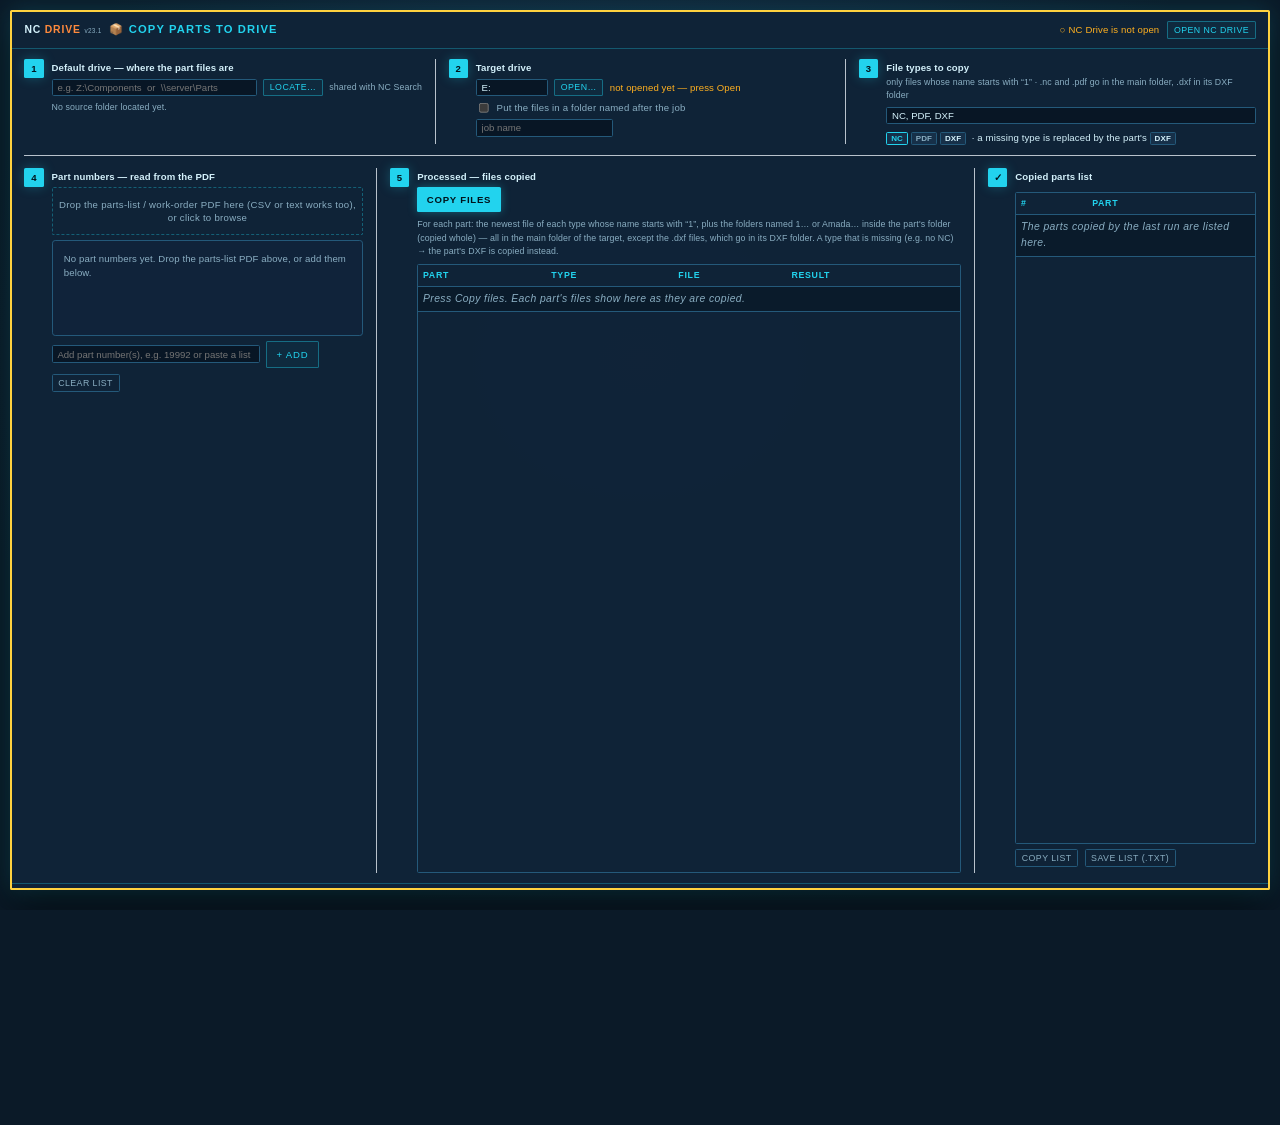
<file: copy_to_drive.html>
<!DOCTYPE html>
<html lang="en">
<head>
<meta charset="UTF-8">
<meta name="viewport" content="width=device-width, initial-scale=1">
<title>Copy to Drive · NC Drive</title>
<!-- P10 Copy Parts to Drive — runs on its own; links to index.html when it is open (js/link.js). -->
<link href="css/ncdrive.css" rel="stylesheet">
</head>
<body class="toolPage">
<main class="tool page" id="dlgCopy">
  <div class="dh"><a class="brandLink" href="index.html" onclick="openMain();return false;" title="NC Drive main page">NC <span>DRIVE</span></a><h3 id="dlgCopyT">📦 Copy Parts to Drive</h3><span class="linkState" id="linkState"></span><button class="ghost mini" id="openMain" title="Open (or go back to) index.html">Open NC Drive</button></div>
  <div class="db"><div class="steps">
    <div class="cpTop">
    <div class="step"><div class="sn">1</div><div>
      <label class="lb" for="cpSrcTxt">Default drive — where the part files are</label>
      <div class="row"><input class="txt" id="cpSrcTxt" placeholder="e.g. Z:\Components  or  \\server\Parts"><button class="ghost mini" id="cpSrcLocate">Locate…</button><span class="note">shared with NC Search</span></div>
      <div class="chips" id="cpSrcRoots" style="margin-top:6px;"></div></div></div>
    <div class="step"><div class="sn">2</div><div>
      <label class="lb" for="cpDst">Target drive</label>
      <div class="row"><input class="txt" id="cpDst" style="flex:0 0 90px;" value="E:"><button class="ghost mini" id="cpDstPick">Open…</button><span id="cpDstState" style="font-size:12px;"></span></div>
      <label class="chk" style="margin:6px 0 0;"><input type="checkbox" id="cpJobDir"> Put the files in a folder named after the job</label> <input class="txt" id="cpJob" style="flex:0 1 160px;margin-top:4px;" placeholder="job name" title="Filled from NC Drive or the parts list; you can type it"></div></div>
    <div class="step"><div class="sn">3</div><div>
      <label class="lb" for="cpTypes">File types to copy <span class="note">only files whose name starts with “1” · .nc and .pdf go in the main folder, .dxf in its DXF folder</span></label>
      <div class="row"><input class="txt" id="cpTypes" value="NC, PDF, DXF" placeholder="NC, PDF, DXF"><span id="cpTypesNote" style="font-size:12px;"></span></div></div></div>
    </div>
    <div class="cpCols">
    <div class="step cpCol"><div class="sn">4</div><div class="cpColBody">
      <label class="lb" for="cpParts">Part numbers — read from the PDF</label>
      <div class="drop" id="cpDrop" style="margin:0 0 6px;">Drop the parts-list / work-order PDF here (CSV or text works too), or click to browse</div>
      <input type="file" id="cpFile" accept=".pdf,.csv,.txt,.tsv" hidden>
      <textarea class="ta" id="cpParts" hidden></textarea>
      <div class="cpList" id="cpPartList" aria-label="Part numbers"></div>
      <div class="row cpAddRow"><input class="txt" id="cpAddIn" placeholder="Add part number(s), e.g. 19992 or paste a list"><button class="ghost" id="cpAdd" title="Add to the list (Enter)">+ ADD</button><button class="ghost mini" id="cpClearList" title="Remove every part number (click twice)">Clear list</button></div>
      <div class="row" style="margin-top:4px;"><span class="mono" id="cpCount"></span><span class="note" id="cpListSrc"></span></div></div></div>
    <div class="step cpCol"><div class="sn">5</div><div class="cpColBody">
      <label class="lb">Processed — files copied <span class="mono muted" id="cpDoneCount"></span></label>
      <div class="row"><button id="cpRun">Copy files</button><button class="ghost" id="cpStop" hidden>Stop</button><button class="ghost" id="cpShowList" hidden title="The list of the files copied by the last run">Copied files list</button><button class="ghost" id="cpShowMiss" hidden title="The .nc and .pdf files the last run could not find">Missing files list</button><span class="note">For each part: the newest file of each type whose name starts with “1”, plus the folders named 1… or Amada… inside the part's folder (copied whole) — all in the main folder of the target, except the .dxf files, which go in its DXF folder. A type that is missing (e.g. no NC) → the part's DXF is copied instead.</span></div>
      <progress id="cpBar" hidden></progress>
      <div class="tblWrap" id="cpWrap" style="margin-top:8px;"><table class="tbl" id="cpTable"></table></div></div></div>
    <div class="step cpCol"><div class="sn">✓</div><div class="cpColBody">
      <label class="lb">Copied parts list <span class="mono muted" id="cpListCount"></span></label>
      <div class="cpListSum" id="cpListSum"></div>
      <div class="tblWrap" id="cpListWrap"><table class="tbl" id="cpListTable"></table></div>
      <div class="row" style="margin-top:6px;"><button class="ghost mini" id="cpListCopy" title="Put the list on the clipboard" disabled>Copy list</button><button class="ghost mini" id="cpListSave" title="Save the list as a text file" disabled>Save list (.txt)</button><span class="note" id="cpListNote"></span></div></div></div>
    </div>
  </div></div>
  <div class="df"><span class="grow" id="cpStatus"></span></div>
  <pre class="toolLog" id="toolLog" aria-label="Log"></pre>
</main>
<dialog class="tool cpDoneDlg" id="cpDone" aria-labelledby="cpDoneT">
  <div class="dh"><h3 id="cpDoneT">✓ Copying done</h3><button class="ghost mini" id="cpDoneX" aria-label="Close">✕</button></div>
  <div class="db">
    <div id="cpDoneSum" class="cpDoneSum"></div>
    <div class="tblWrap cpDoneWrap"><table class="tbl" id="cpDoneTable"></table></div>
    <div id="cpDoneMiss" class="cpDoneMiss"></div>
  </div>
  <div class="df"><button class="ghost" id="cpDoneCopy" title="Put the list on the clipboard">Copy list</button><button class="ghost" id="cpDoneSave" title="Save the list as a text file">Save list (.txt)</button><span class="grow" id="cpDoneNote"></span><button id="cpDoneOk">OK</button></div>
</dialog>
<dialog class="tool cpDoneDlg cpMissDlg" id="cpMiss" aria-labelledby="cpMissT">
  <div class="dh"><h3 id="cpMissT">✗ Missing .nc and .pdf files</h3><button class="ghost mini" id="cpMissX" aria-label="Close">✕</button></div>
  <div class="db">
    <div id="cpMissSum" class="cpDoneSum"></div>
    <div class="tblWrap cpDoneWrap"><table class="tbl" id="cpMissTable"></table></div>
  </div>
  <div class="df"><button class="ghost" id="cpMissCopy" title="Put the list on the clipboard">Copy list</button><button class="ghost" id="cpMissSave" title="Save the list as a text file">Save list (.txt)</button><span class="grow" id="cpMissNote"></span><button id="cpMissOk">OK</button></div>
</dialog>
<script src="js/common.js"></script>
<script src="js/config.js"></script>
<script src="js/link.js"></script>
<script src="js/folders.js"></script>
<script src="js/pdf-reader.js"></script>
<script src="js/p8-search.js"></script>
<script src="js/p9-partslist.js"></script>
<script src="js/p10-copy.js"></script>
<script src="js/tool-page.js"></script>
<script src="js/tool-copy.js"></script>
<script>
/* folder check: this page needs css/ and js/ next to it. If they did not load (page opened on its own, or straight from inside the zip), say so instead of showing a broken screen. */
addEventListener('load', function () {
  var cssOk = !!getComputedStyle(document.documentElement).getPropertyValue('--bg').trim();
  var jsOk = typeof CONFIG !== 'undefined';
  if (cssOk && jsOk) return;
  var miss = [cssOk ? '' : 'css/ncdrive.css', jsOk ? '' : 'js/ files'].filter(Boolean).join(' and ');
  document.body.style.cssText = 'margin:0;height:100vh;display:grid;place-items:center;background:#03080f;color:#d4f1fb;font:15px/1.6 Verdana,Geneva,Tahoma,sans-serif;overflow:auto';
  document.body.innerHTML = '<div style="max-width:620px;padding:28px 32px;border:1px solid #22d3ee;box-shadow:0 0 24px rgba(34,211,238,.3);background:#07121d">'
    + '<h1 style="margin:0 0 10px;font-size:22px;letter-spacing:.12em">NC <span style="color:#ff8a3d">DRIVE</span></h1>'
    + '<p style="margin:0 0 10px;color:#ffb020">This page could not load ' + miss + ', so the screen cannot be drawn.</p>'
    + '<p style="margin:0 0 6px">NC Drive is a folder of files that work together. To open it:</p>'
    + '<ol style="margin:0 0 10px;padding-left:22px"><li>Right-click <b>nc-drive-project.zip</b> and choose <b>Extract All</b> (opening the page from inside the zip does not work).</li>'
    + '<li>Open the extracted <b>nc-drive</b> folder and double-click <b>index.html</b> (Edge or Chrome).</li></ol>'
    + '<p style="margin:0;color:#6d91a6;font-size:13px">Keep index.html, the tool pages and the css and js folders together in that folder.</p></div>';
});
</script>
</body>
</html>
</file>
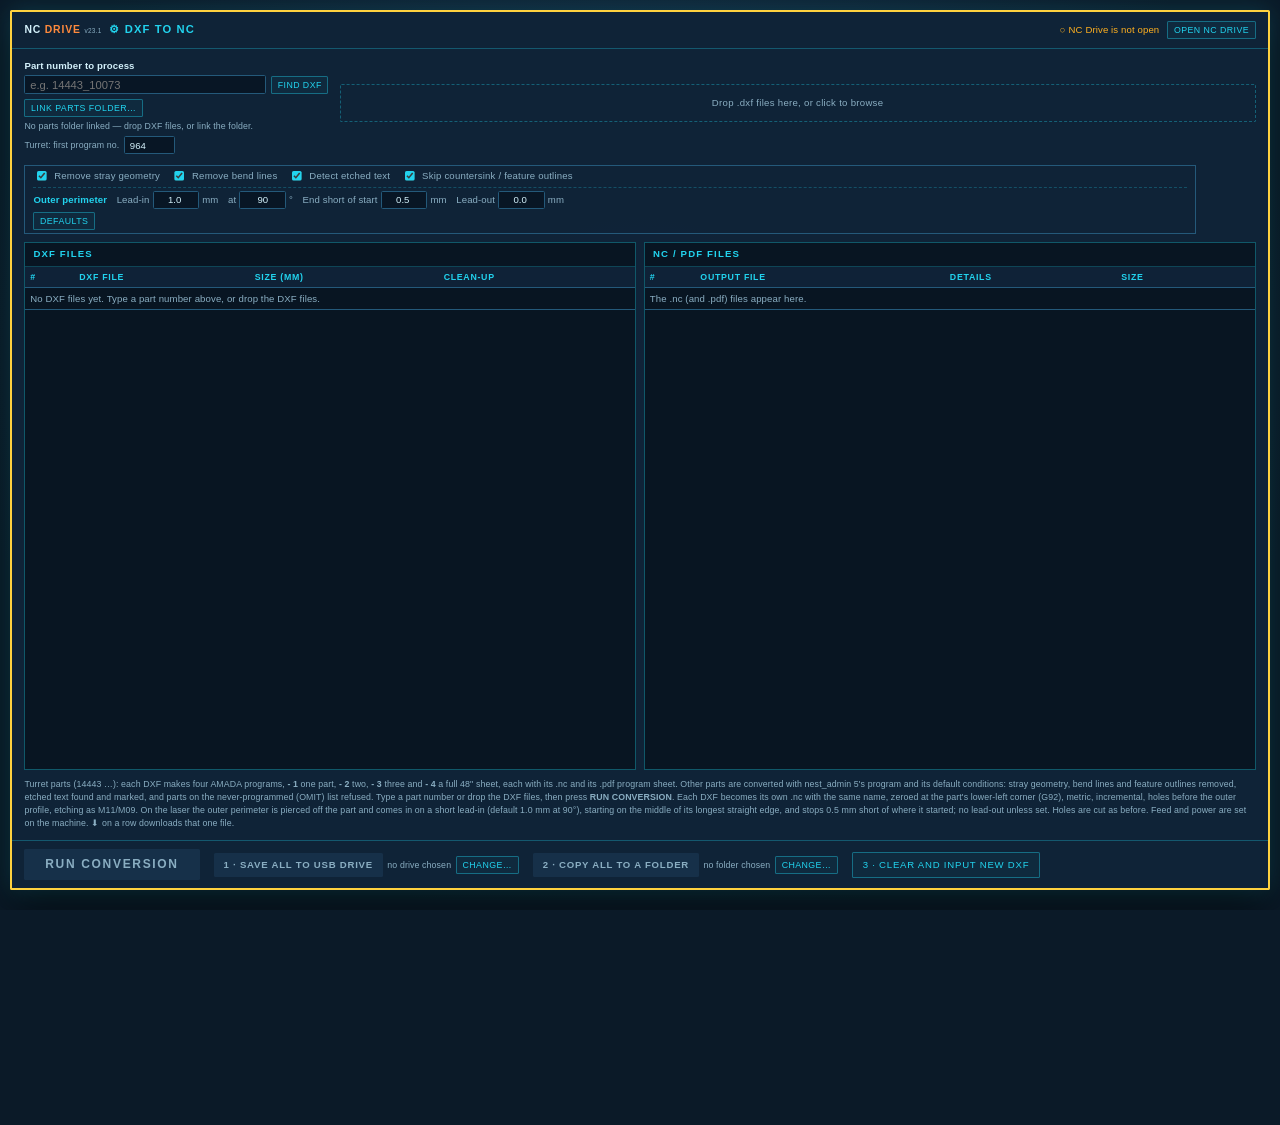
<file: dxf_to_nc.html>
<!DOCTYPE html>
<html lang="en">
<head>
<meta charset="UTF-8">
<meta name="viewport" content="width=device-width, initial-scale=1">
<title>DXF to NC · NC Drive</title>
<!-- P12 DXF to NC — one .nc per .dxf; runs on its own; links to index.html when it is open (js/link.js). -->
<link href="css/ncdrive.css" rel="stylesheet">
</head>
<body class="toolPage">
<main class="tool page" id="dlgDxfnc">
  <div class="dh"><a class="brandLink" href="index.html" onclick="openMain();return false;" title="NC Drive main page">NC <span>DRIVE</span></a><h3 id="dlgDxfncT">⚙ DXF to NC</h3><span class="linkState" id="linkState"></span><button class="ghost mini" id="openMain" title="Open (or go back to) index.html">Open NC Drive</button></div>
  <div class="db">
    <div class="row dxOpts">
      <div class="dxPartBox">
        <label class="lb" for="dxPart">Part number to process</label>
        <div class="row"><input class="txt mono" id="dxPart" placeholder="e.g. 14443_10073" autocomplete="off" title="Type the part number, then Find DXF (or press RUN CONVERSION). The DXF is taken from the list below, else from the linked parts folders."><button class="ghost mini" id="dxFind">Find DXF</button><button class="ghost mini" id="dxLink" title="Link the folder where the part files are (shared with NC Search)">Link parts folder…</button></div>
        <div class="note" id="dxLib"></div>
        <div class="row dxTur"><label for="dxProgNo">Turret: first program no.</label><input class="txt mono" id="dxProgNo" inputmode="numeric" style="flex:0 0 64px;" value="964" title="O-number of the first turret program; each program after it counts up by one"></div>
      </div>
      <div class="drop dxDrop" id="dxDrop" tabindex="0" role="button">Drop .dxf files here, or click to browse</div>
      <input type="file" id="dxFile" accept=".dxf" multiple hidden>
      <span class="optGroup" aria-label="DXF clean-up">
        <label class="chk"><input type="checkbox" id="dxClean" checked> Remove stray geometry</label>
        <label class="chk"><input type="checkbox" id="dxBend" checked> Remove bend lines</label>
        <label class="chk"><input type="checkbox" id="dxEtch" checked> Detect etched text</label>
        <label class="chk"><input type="checkbox" id="dxFeat" checked> Skip countersink / feature outlines</label>
        <span class="dxLead" aria-label="Laser lead-in and lead-out, outer perimeter only" title="Laser programs only, outer perimeter only (holes are not changed)">
          <b>Outer perimeter</b>
          <label for="dxLeadIn">Lead-in <input class="num mono" id="dxLeadIn" type="number" step="0.1" min="0" value="1.0"> mm</label>
          <label for="dxLeadAng">at <input class="num mono" id="dxLeadAng" type="number" step="5" min="0" max="90" value="90">°</label>
          <label for="dxEndGap">End short of start <input class="num mono" id="dxEndGap" type="number" step="0.1" min="0" value="0.5"> mm</label>
          <label for="dxLeadOut">Lead-out <input class="num mono" id="dxLeadOut" type="number" step="0.1" min="0" value="0"> mm</label>
        </span>
        <button class="ghost mini" id="dxDefaults" title="Put every clean-up option back to the nest_admin 5 default (all on) and the lead-in to 1.0 mm at 90°, end 0.5 mm short, no lead-out">Defaults</button>
      </span>
    </div>
    <div class="dxView">
      <section class="dxPane"><div class="dxHead"><b>DXF files</b><span class="muted mono" id="dxCount"></span></div><div class="tblWrap"><table class="tbl" id="dxTable"></table></div></section>
      <section class="dxPane"><div class="dxHead"><b>NC / PDF files</b><span class="muted mono" id="ncCount"></span></div><div class="tblWrap"><table class="tbl" id="ncTable"></table></div></section>
    </div>
    <div class="note">Turret parts (14443 …): each DXF makes four AMADA programs, <b>- 1</b> one part, <b>- 2</b> two, <b>- 3</b> three and <b>- 4</b> a full 48" sheet, each with its .nc and its .pdf program sheet. Other parts are converted with nest_admin 5's program and its default conditions: stray geometry, bend lines and feature outlines removed, etched text found and marked, and parts on the never-programmed (OMIT) list refused. Type a part number or drop the DXF files, then press <b>RUN CONVERSION</b>. Each DXF becomes its own .nc with the same name, zeroed at the part's lower-left corner (G92), metric, incremental, holes before the outer profile, etching as M11/M09. On the laser the outer perimeter is pierced off the part and comes in on a short lead-in (default 1.0 mm at 90°), starting on the middle of its longest straight edge, and stops 0.5 mm short of where it started; no lead-out unless set. Holes are cut as before. Feed and power are set on the machine. ⬇ on a row downloads that one file.</div>
  </div>
  <div class="df dxFoot">
    <div class="dxOpt dxConvert"><button class="convertBtn" id="dxConvert" title="Finds the part number typed above (if any), then turns every DXF in the left list into its .nc and .pdf files (Ctrl+Enter)">RUN CONVERSION</button></div>
    <div class="dxOpt"><button id="dxUsb" disabled title="Writes every .nc and .pdf onto the USB drive">1 · Save ALL to USB drive</button><span class="mono dxTarget" id="dxUsbName"></span><button class="ghost mini" id="dxUsbPick" title="Choose the USB drive (or a folder on it)">Change…</button></div>
    <div class="dxOpt"><button id="dxFolder" disabled title="Copies every .nc and .pdf into a folder">2 · Copy ALL to a folder</button><span class="mono dxTarget" id="dxFolderName"></span><button class="ghost mini" id="dxFolderPick" title="Choose the folder">Change…</button></div>
    <div class="dxOpt"><button class="ghost" id="dxNew" title="Empties both lists and opens the file picker">3 · Clear and input new DXF</button></div>
    <span class="grow" id="dxStatus"></span>
  </div>
  <div class="usbProg" id="dxProg" hidden><div class="procHead"><span class="procTask" id="dxPTask"></span><span class="procPct mono" id="dxPPct"></span></div><div class="procBar" id="dxBar"><i></i></div></div>
  <pre class="toolLog" id="toolLog" aria-label="Log"></pre>
</main>
<script src="js/common.js"></script>
<script src="js/config.js"></script>
<script src="js/link.js"></script>
<script src="js/folders.js"></script>
<script src="js/rules.js"></script>
<script src="js/pdf-reader.js"></script>
<script src="js/p1-geometry.js"></script>
<script src="js/p2-load.js"></script>
<script src="js/p3-clean.js"></script>
<script src="js/p4-pdf.js"></script>
<script src="js/p6-nc.js"></script>
<script src="js/p8-search.js"></script>
<script src="js/p12-dxfnc.js"></script>
<script src="js/p13-turret.js"></script>
<script src="js/falk-logo.js"></script>
<script src="js/p14-turret-pdf.js"></script>
<script src="js/tool-page.js"></script>
<script src="js/tool-dxfnc.js"></script>
<script>
/* folder check: this page needs css/ and js/ next to it. If they did not load (page opened on its own, or straight from inside the zip), say so instead of showing a broken screen. */
addEventListener('load', function () {
  var cssOk = !!getComputedStyle(document.documentElement).getPropertyValue('--bg').trim();
  var jsOk = typeof CONFIG !== 'undefined';
  if (cssOk && jsOk) return;
  var miss = [cssOk ? '' : 'css/ncdrive.css', jsOk ? '' : 'js/ files'].filter(Boolean).join(' and ');
  document.body.style.cssText = 'margin:0;height:100vh;display:grid;place-items:center;background:#03080f;color:#d4f1fb;font:15px/1.6 Verdana,Geneva,Tahoma,sans-serif;overflow:auto';
  document.body.innerHTML = '<div style="max-width:620px;padding:28px 32px;border:1px solid #22d3ee;box-shadow:0 0 24px rgba(34,211,238,.3);background:#07121d">'
    + '<h1 style="margin:0 0 10px;font-size:22px;letter-spacing:.12em">NC <span style="color:#ff8a3d">DRIVE</span></h1>'
    + '<p style="margin:0 0 10px;color:#ffb020">This page could not load ' + miss + ', so the screen cannot be drawn.</p>'
    + '<p style="margin:0 0 6px">NC Drive is a folder of files that work together. To open it:</p>'
    + '<ol style="margin:0 0 10px;padding-left:22px"><li>Right-click <b>nc-drive-project.zip</b> and choose <b>Extract All</b> (opening the page from inside the zip does not work).</li>'
    + '<li>Open the extracted <b>nc-drive</b> folder and double-click <b>index.html</b> (Edge or Chrome).</li></ol>'
    + '<p style="margin:0;color:#6d91a6;font-size:13px">Keep index.html, the tool pages and the css and js folders together in that folder.</p></div>';
});
</script>
</body>
</html>
</file>
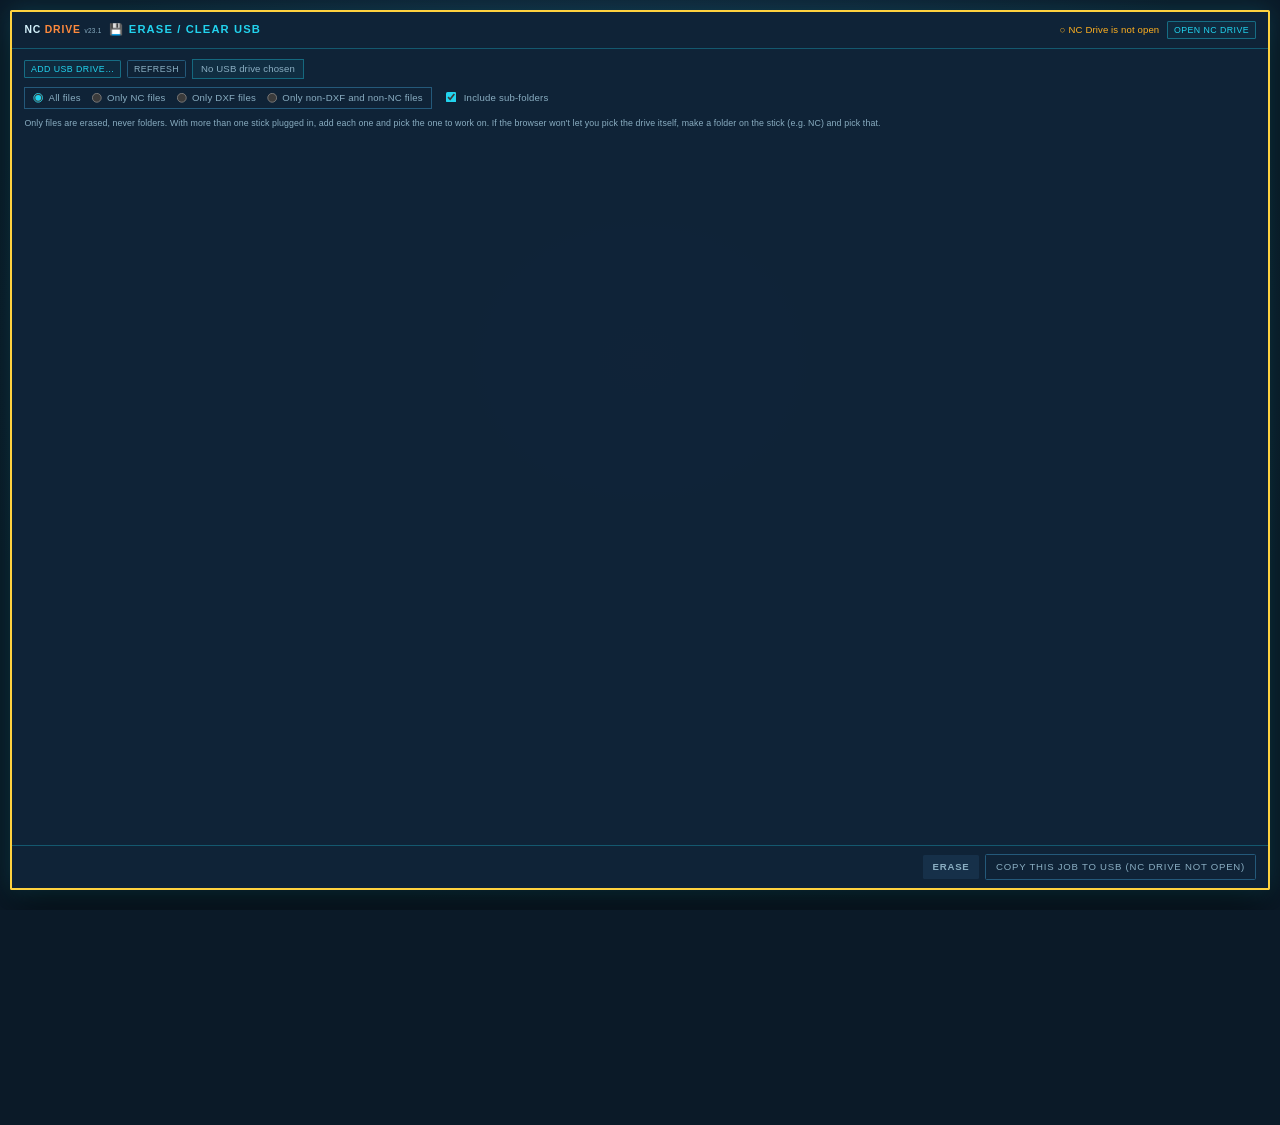
<file: erase_usb.html>
<!DOCTYPE html>
<html lang="en">
<head>
<meta charset="UTF-8">
<meta name="viewport" content="width=device-width, initial-scale=1">
<title>Erase USB · NC Drive</title>
<!-- P11 Erase / Clear USB — runs on its own; links to index.html when it is open (js/link.js). -->
<link href="css/ncdrive.css" rel="stylesheet">
</head>
<body class="toolPage">
<main class="tool page" id="dlgUsb">
  <div class="dh"><a class="brandLink" href="index.html" onclick="openMain();return false;" title="NC Drive main page">NC <span>DRIVE</span></a><h3 id="dlgUsbT">💾 Erase / Clear USB</h3><span class="linkState" id="linkState"></span><button class="ghost mini" id="openMain" title="Open (or go back to) index.html">Open NC Drive</button></div>
  <div class="db">
    <div class="row usbBar"><button class="ghost mini" id="usbPick" title="Add a USB stick (or a folder on it) to the list">Add USB drive…</button><button class="ghost mini" id="usbRefresh" disabled title="List the files on the active drive again">Refresh</button><span class="usbActive" id="usbActive"><span class="muted">No USB drive chosen</span></span></div>
    <div class="usbDrives" id="usbDrives" hidden></div>
    <div class="row usbOpts">
      <span class="optGroup" role="radiogroup" aria-label="Files to list and erase">
        <label class="chk"><input type="radio" name="usbShow" value="all" checked> All files</label>
        <label class="chk"><input type="radio" name="usbShow" value="nc"> Only NC files</label>
        <label class="chk"><input type="radio" name="usbShow" value="dxf"> Only DXF files</label>
        <label class="chk"><input type="radio" name="usbShow" value="other"> Only non-DXF and non-NC files</label>
      </span>
      <label class="chk"><input type="checkbox" id="usbSub" checked> Include sub-folders</label>
      <span class="muted" id="usbCount"></span>
    </div>
    <div class="usbView" id="usbView" hidden>
      <div class="tblWrap" id="usbWrap"><table class="tbl" id="usbTable"></table></div>
      <div class="usbPreview"><div class="pvHead" id="pvHead">Preview</div><pre class="pvBody" id="pvBody"></pre></div>
    </div>
    <div class="note">Only files are erased, never folders. With more than one stick plugged in, add each one and pick the one to work on. If the browser won't let you pick the drive itself, make a folder on the stick (e.g. <span class="mono">NC</span>) and pick that.</div>
  </div>
  <div class="df"><span class="grow" id="usbStatus"></span>
    <button class="danger" id="usbErase" disabled>Erase</button>
    <button class="ghost" id="usbCopy" disabled title="Writes this job's .nc files onto the USB">Copy this job to USB</button></div>
  <div class="usbProg" id="usbProg" hidden><div class="procHead"><span class="procTask" id="usbPTask"></span><span class="procPct mono" id="usbPPct"></span></div><div class="procBar" id="usbBar"><i></i></div></div>
  <pre class="toolLog" id="toolLog" aria-label="Log"></pre>
</main>
<script src="js/common.js"></script>
<script src="js/config.js"></script>
<script src="js/link.js"></script>
<script src="js/folders.js"></script>
<script src="js/p11-usb.js"></script>
<script src="js/tool-page.js"></script>
<script src="js/tool-usb.js"></script>
<script>
/* folder check: this page needs css/ and js/ next to it. If they did not load (page opened on its own, or straight from inside the zip), say so instead of showing a broken screen. */
addEventListener('load', function () {
  var cssOk = !!getComputedStyle(document.documentElement).getPropertyValue('--bg').trim();
  var jsOk = typeof CONFIG !== 'undefined';
  if (cssOk && jsOk) return;
  var miss = [cssOk ? '' : 'css/ncdrive.css', jsOk ? '' : 'js/ files'].filter(Boolean).join(' and ');
  document.body.style.cssText = 'margin:0;height:100vh;display:grid;place-items:center;background:#03080f;color:#d4f1fb;font:15px/1.6 Verdana,Geneva,Tahoma,sans-serif;overflow:auto';
  document.body.innerHTML = '<div style="max-width:620px;padding:28px 32px;border:1px solid #22d3ee;box-shadow:0 0 24px rgba(34,211,238,.3);background:#07121d">'
    + '<h1 style="margin:0 0 10px;font-size:22px;letter-spacing:.12em">NC <span style="color:#ff8a3d">DRIVE</span></h1>'
    + '<p style="margin:0 0 10px;color:#ffb020">This page could not load ' + miss + ', so the screen cannot be drawn.</p>'
    + '<p style="margin:0 0 6px">NC Drive is a folder of files that work together. To open it:</p>'
    + '<ol style="margin:0 0 10px;padding-left:22px"><li>Right-click <b>nc-drive-project.zip</b> and choose <b>Extract All</b> (opening the page from inside the zip does not work).</li>'
    + '<li>Open the extracted <b>nc-drive</b> folder and double-click <b>index.html</b> (Edge or Chrome).</li></ol>'
    + '<p style="margin:0;color:#6d91a6;font-size:13px">Keep index.html, the tool pages and the css and js folders together in that folder.</p></div>';
});
</script>
</body>
</html>
</file>
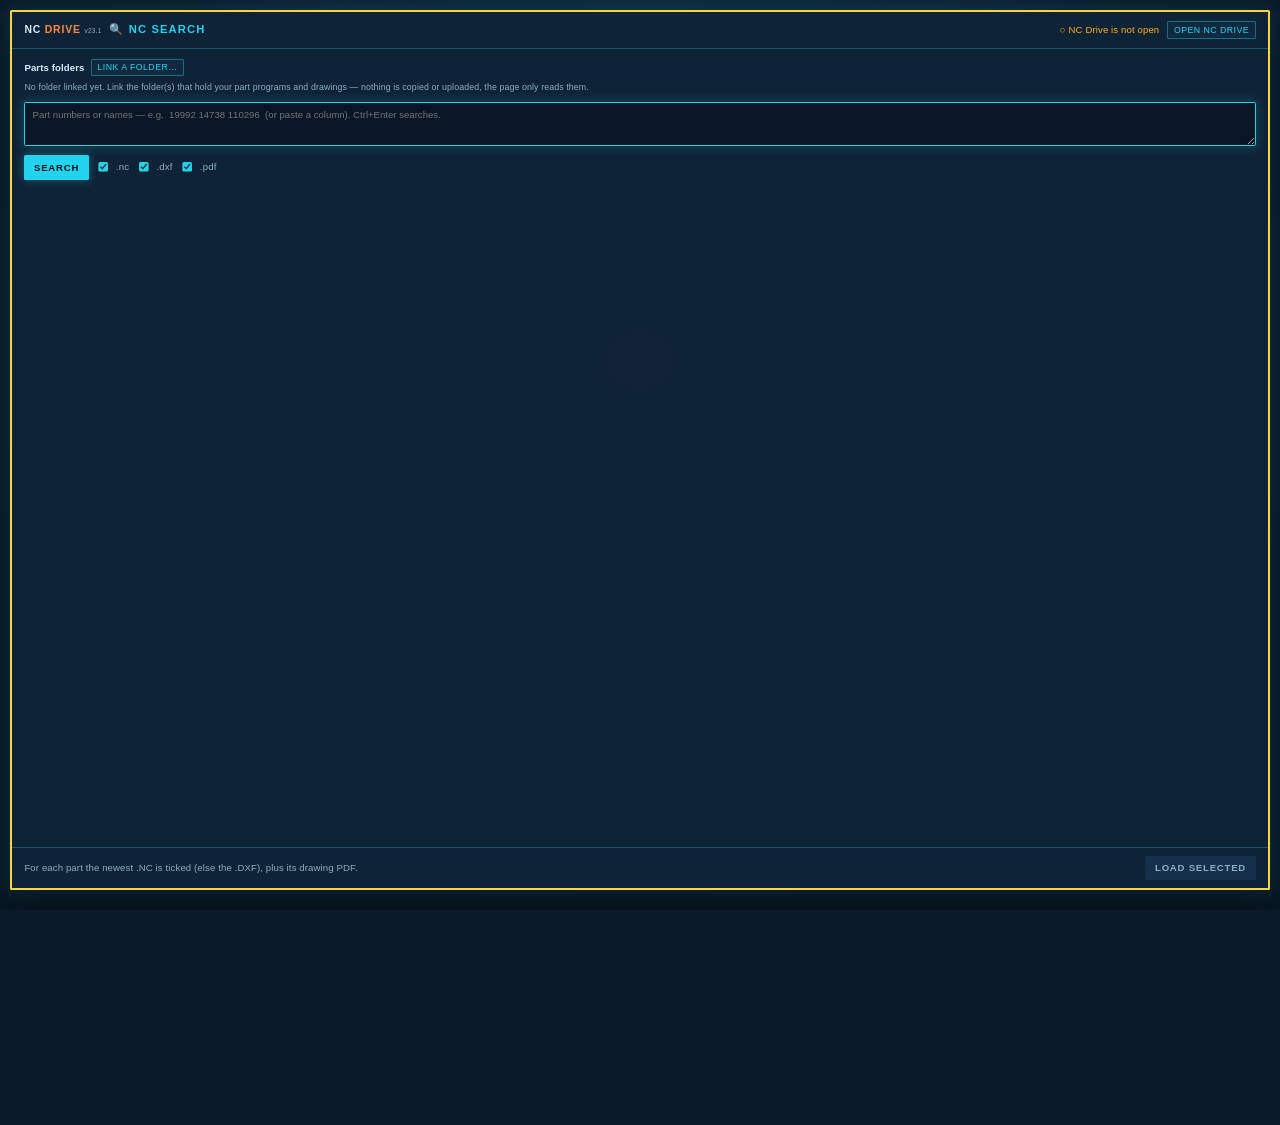
<file: nc_search.html>
<!DOCTYPE html>
<html lang="en">
<head>
<meta charset="UTF-8">
<meta name="viewport" content="width=device-width, initial-scale=1">
<title>NC Search · NC Drive</title>
<!-- P8 NC Search — runs on its own; links to index.html when it is open (js/link.js). -->
<link href="css/ncdrive.css" rel="stylesheet">
</head>
<body class="toolPage">
<main class="tool page" id="dlgSearch">
  <div class="dh"><a class="brandLink" href="index.html" onclick="openMain();return false;" title="NC Drive main page">NC <span>DRIVE</span></a><h3 id="dlgSearchT">🔍 NC Search</h3><span class="linkState" id="linkState"></span><button class="ghost mini" id="openMain" title="Open (or go back to) index.html">Open NC Drive</button></div>
  <div class="db">
    <div>
      <div class="row" style="margin-bottom:6px;"><b style="font-size:12px;">Parts folders</b><button class="ghost mini" id="srLink">Link a folder…</button><span class="note" id="srFsNote"></span></div>
      <div class="chips" id="srRoots"></div>
    </div>
    <div>
      <textarea class="ta" id="srTerms" placeholder="Part numbers or names — e.g.  19992 14738 110296  (or paste a column). Ctrl+Enter searches."></textarea>
      <div class="row" style="margin-top:6px;"><button id="srGo">Search</button><button class="ghost" id="srStop" hidden>Stop</button>
        <label class="chk" style="margin:0;"><input type="checkbox" id="srNc" checked> .nc</label><label class="chk" style="margin:0;"><input type="checkbox" id="srDxf" checked> .dxf</label><label class="chk" style="margin:0;"><input type="checkbox" id="srPdf" checked> .pdf</label>
        <span class="note" id="srStatus"></span></div>
    </div>
    <div class="tblWrap" id="srWrap" hidden><table class="tbl" id="srTable"></table></div>
  </div>
  <div class="df"><span class="grow" id="srSel">For each part the newest .NC is ticked (else the .DXF), plus its drawing PDF.</span><button id="srLoad" disabled>Load selected</button></div>
  <pre class="toolLog" id="toolLog" aria-label="Log"></pre>
</main>
<script src="js/common.js"></script>
<script src="js/config.js"></script>
<script src="js/link.js"></script>
<script src="js/folders.js"></script>
<script src="js/p8-search.js"></script>
<script src="js/tool-page.js"></script>
<script src="js/tool-search.js"></script>
<script>
/* folder check: this page needs css/ and js/ next to it. If they did not load (page opened on its own, or straight from inside the zip), say so instead of showing a broken screen. */
addEventListener('load', function () {
  var cssOk = !!getComputedStyle(document.documentElement).getPropertyValue('--bg').trim();
  var jsOk = typeof CONFIG !== 'undefined';
  if (cssOk && jsOk) return;
  var miss = [cssOk ? '' : 'css/ncdrive.css', jsOk ? '' : 'js/ files'].filter(Boolean).join(' and ');
  document.body.style.cssText = 'margin:0;height:100vh;display:grid;place-items:center;background:#03080f;color:#d4f1fb;font:15px/1.6 Verdana,Geneva,Tahoma,sans-serif;overflow:auto';
  document.body.innerHTML = '<div style="max-width:620px;padding:28px 32px;border:1px solid #22d3ee;box-shadow:0 0 24px rgba(34,211,238,.3);background:#07121d">'
    + '<h1 style="margin:0 0 10px;font-size:22px;letter-spacing:.12em">NC <span style="color:#ff8a3d">DRIVE</span></h1>'
    + '<p style="margin:0 0 10px;color:#ffb020">This page could not load ' + miss + ', so the screen cannot be drawn.</p>'
    + '<p style="margin:0 0 6px">NC Drive is a folder of files that work together. To open it:</p>'
    + '<ol style="margin:0 0 10px;padding-left:22px"><li>Right-click <b>nc-drive-project.zip</b> and choose <b>Extract All</b> (opening the page from inside the zip does not work).</li>'
    + '<li>Open the extracted <b>nc-drive</b> folder and double-click <b>index.html</b> (Edge or Chrome).</li></ol>'
    + '<p style="margin:0;color:#6d91a6;font-size:13px">Keep index.html, the tool pages and the css and js folders together in that folder.</p></div>';
});
</script>
</body>
</html>
</file>
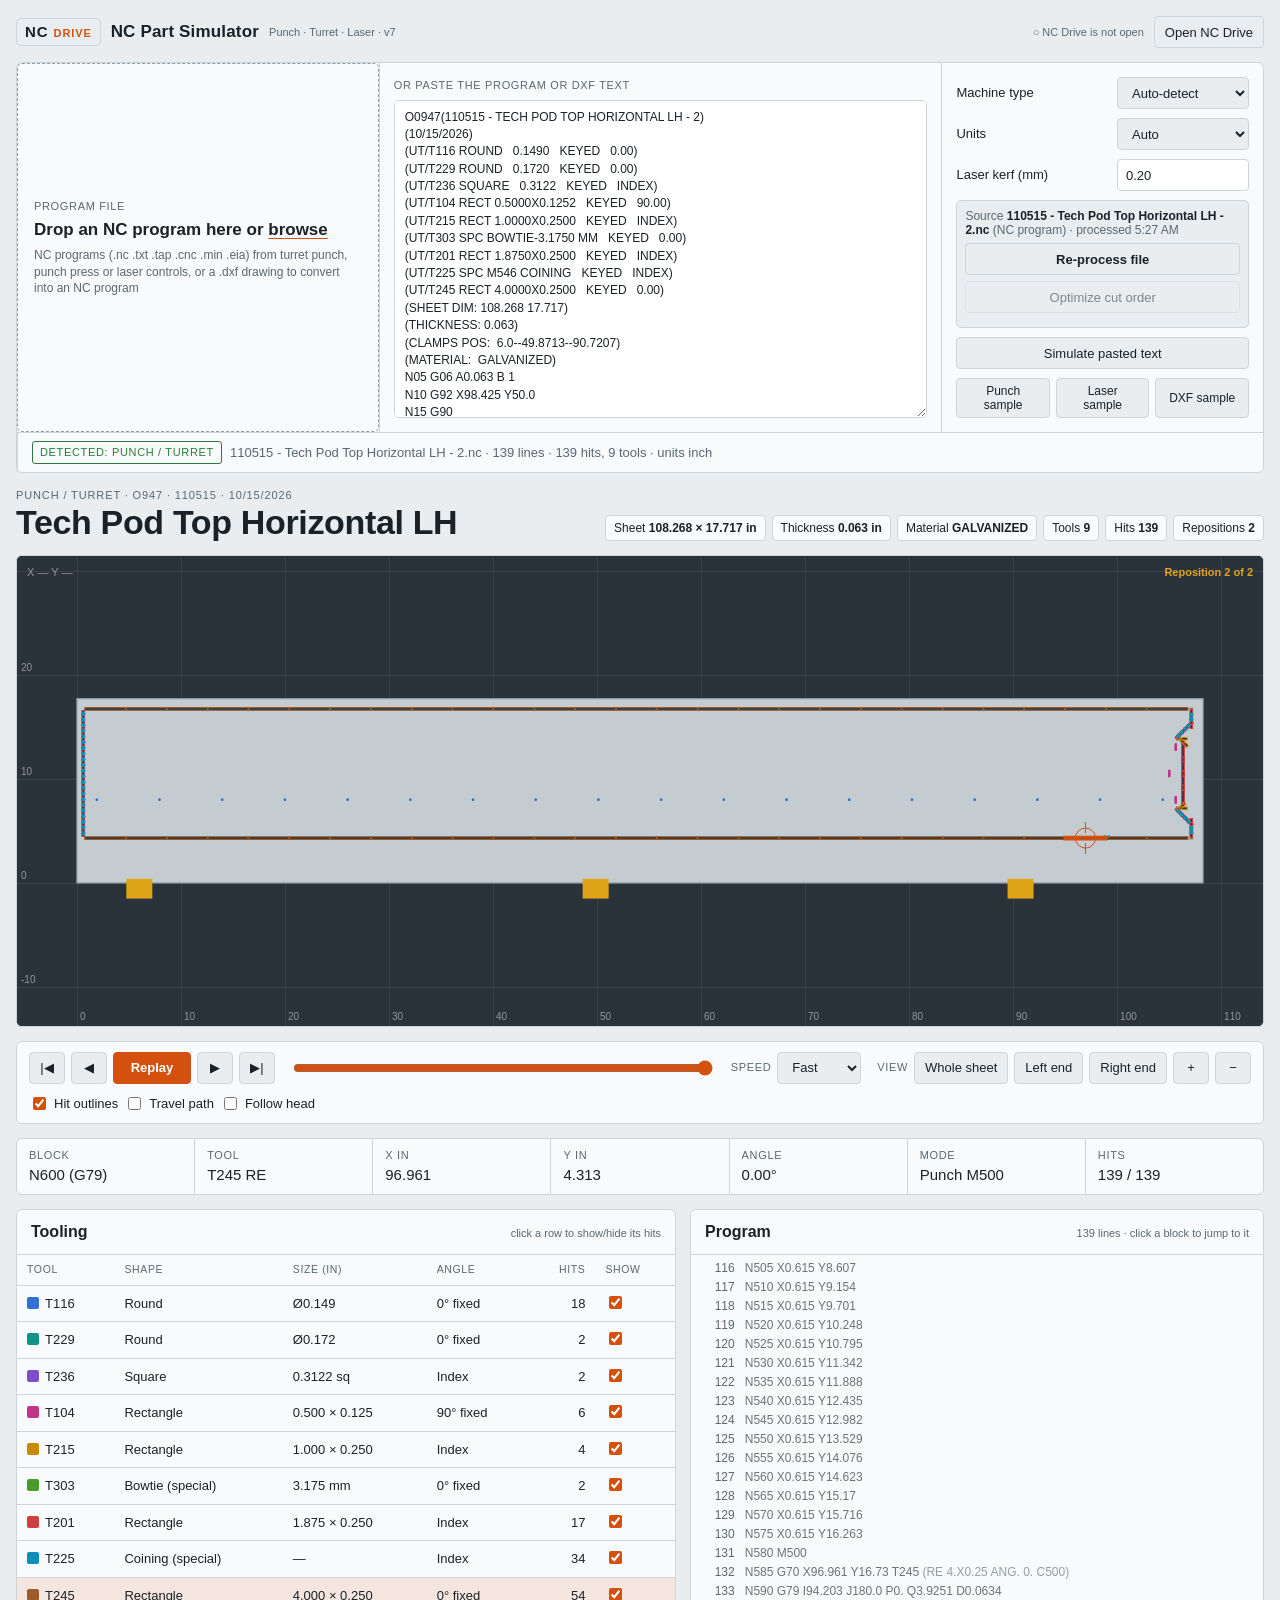
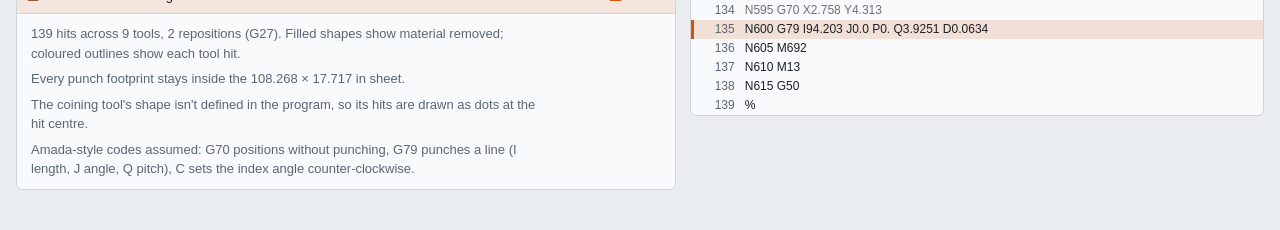
<file: nc_sim.html>
<!DOCTYPE html>
<html lang="en">
<head>
<meta charset="UTF-8">
<meta name="viewport" content="width=device-width,initial-scale=1,viewport-fit=cover">
<title>NC Part Simulator · NC Drive</title>
<!-- NC Part Simulator — NC Path Simulator v7: plays a punch / turret or laser .nc program hit by hit; runs on its own; links to index.html when it is open (js/link.js). -->
<link rel="stylesheet" href="css/ncsim.css">
</head>
<body class="ncsimPage">
<div class="wrap">
  <div class="brand ncdBar"><a class="ncdBrand" href="index.html" id="ncdHome" title="NC Drive main page">NC <span>DRIVE</span></a><b>NC Part Simulator</b><span>Punch · Turret · Laser · v7</span><span class="grow"></span><span class="linkState" id="linkState"></span><button type="button" id="openMain" title="Open (or go back to) index.html">Open NC Drive</button></div>

  <section class="input" id="inbox" aria-label="Program input">
    <label class="drop" for="file">
      <span class="lbl">Program file</span>
      <span class="big">Drop an NC program here or <u>browse</u></span>
      <small>NC programs (.nc .txt .tap .cnc .min .eia) from turret punch, punch press or laser controls, or a .dxf drawing to convert into an NC program</small>
      <input type="file" id="file" class="sr">
    </label>
    <div class="paste">
      <label class="lbl" for="src">Or paste the program or DXF text</label>
      <textarea id="src" spellcheck="false" placeholder="O1234 (PART NAME)&#10;G90&#10;G00 X1.0 Y1.0&#10;G01 X5.0 F120&#10;..."></textarea>
    </div>
    <div class="opts">
      <div class="row"><label for="kind">Machine type</label>
        <select id="kind"><option value="auto">Auto-detect</option><option value="punch">Punch / Turret</option><option value="laser">Laser / Plasma</option></select></div>
      <div class="row"><label for="units">Units</label>
        <select id="units"><option value="auto">Auto</option><option value="in">Inch</option><option value="mm">Millimetre</option></select></div>
      <div class="row"><label for="kerf">Laser kerf (mm)</label><input type="number" id="kerf" value="0.20" min="0" step="0.05"></div>
      <div class="reproc">
        <div class="src" id="srcInfo">No file loaded yet</div>
        <button class="rp" id="reproc" type="button" disabled>Re-process file</button>
        <button id="optBtn" type="button" disabled title="Laser programs: cut inner contours nearest-first, perimeter last">Optimize cut order</button>
        <div class="opt-res" id="optRes"></div>
        <div class="pend" id="pend1" hidden>Settings changed. Re-process to apply.</div>
      </div>
      <button id="run">Simulate pasted text</button>
      <div class="samples"><button id="sPunch">Punch sample</button><button id="sLaser">Laser sample</button><button id="sDxf">DXF sample</button></div>
    </div>
    <div id="msg" class="ok" role="status"></div>
  </section>

  <section class="card dxf" id="dxfPanel" hidden aria-label="DXF to NC conversion">
    <h2>DXF to NC <span id="dxfInfo"></span></h2>
    <div class="dgrid">
      <div class="fs">
        <span class="lbl">Program</span>
        <div class="f"><label for="dOut">Machine</label><select id="dOut"><option value="laser">Laser / Plasma</option><option value="punch">Punch / Turret</option></select></div>
        <div class="f"><label for="dNum">Program no. (O)</label><input type="number" id="dNum" value="1001" min="1" max="9999" step="1"></div>
        <div class="f"><label for="dName">Part name</label><input type="text" id="dName" spellcheck="false"></div>
        <div class="f"><label for="dUnits">Output units</label><select id="dUnits"><option value="in">Inch</option><option value="mm">Millimetre</option></select></div>
        <div class="f"><label for="dSrc">DXF units</label><select id="dSrc"><option value="auto">Auto</option><option value="in">Inch</option><option value="mm">Millimetre</option></select></div>
      </div>
      <div class="fs">
        <span class="lbl">Material &amp; sheet</span>
        <div class="f"><label for="dThick">Thickness <small class="du">in</small></label><input type="number" id="dThick" value="0.063" min="0" step="0.001"></div>
        <div class="f"><label for="dMat">Material</label><input type="text" id="dMat" value="GALVANIZED" spellcheck="false"></div>
        <div class="f"><label for="dMargin">Part offset from origin <small class="du">in</small></label><input type="number" id="dMargin" value="0.5" min="0" step="0.05"></div>
        <div class="f"><label for="dSW">Sheet width <small class="du">in</small></label><input type="number" id="dSW" min="0" step="0.01" placeholder="auto"></div>
        <div class="f"><label for="dSH">Sheet height <small class="du">in</small></label><input type="number" id="dSH" min="0" step="0.01" placeholder="auto"></div>
      </div>
      <div class="fs laserOnly">
        <span class="lbl">Laser output</span>
        <div class="f"><label for="dStyle">NC format</label><select id="dStyle"><option value="shop">Shop pattern (G91, G41/G40)</option><option value="std">Standard (G90, N numbers, feed)</option></select></div>
        <div class="f"><label for="dComp">Kerf compensation</label><select id="dComp"><option value="G41">G41 left</option><option value="G42">G42 right</option><option value="">Off</option></select></div>
        <div class="f"><label for="dOn">Beam on code</label><input type="text" id="dOn" value="M07" spellcheck="false"></div>
        <div class="f"><label for="dOff">Beam off code</label><input type="text" id="dOff" value="M08" spellcheck="false"></div>
        <div class="f"><label for="dFeed">Feed rate <small id="dFeedU">in/min</small></label><input type="number" id="dFeed" value="150" min="1" step="1"></div>
        <div class="f"><label for="dDwell">Pierce dwell <small>s</small></label><input type="number" id="dDwell" value="0" min="0" step="0.1"></div>
        <label class="tg"><input type="checkbox" id="dOpt" checked> Optimize cut order</label>
        <label class="tg"><input type="checkbox" id="dCmt"> Header comment lines</label>
        <label class="tg"><input type="checkbox" id="dOpen"> Cut open contours</label>
        <p class="hint">Shop pattern matches ON-43868: no line numbers or feed, incremental moves, G41 before M07 and G40 after M08, M02 at the end. Feed is written only in the standard format.</p>
      </div>
      <div class="fs laserOnly">
        <span class="lbl">Lead-in, lead-out &amp; tab</span>
        <table class="leads">
          <thead><tr><th></th><th>Holes &amp; text</th><th>Perimeter</th></tr></thead>
          <tbody>
            <tr><th><label for="dLeadH">Lead-in</label> <small class="du">in</small></th><td><input type="number" id="dLeadH" value="0" min="0" step="0.01" aria-label="Lead-in length for holes"></td><td><input type="number" id="dLeadP" value="0.0362" min="0" step="0.01" aria-label="Lead-in length for perimeter"></td></tr>
            <tr><th>Lead-in angle</th><td><select id="dAngH" aria-label="Lead-in angle for holes"><option value="90">90°</option><option value="0">0°</option></select></td><td><select id="dAngP" aria-label="Lead-in angle for perimeter"><option value="90">90°</option><option value="0">0°</option></select></td></tr>
            <tr><th>Lead-out <small class="du">in</small></th><td><input type="number" id="dOutH" value="0" min="0" step="0.01" aria-label="Lead-out length for holes"></td><td><input type="number" id="dOutP" value="0" min="0" step="0.01" aria-label="Lead-out length for perimeter"></td></tr>
            <tr><th>Lead-out angle</th><td><select id="dOAngH" aria-label="Lead-out angle for holes"><option value="90">90°</option><option value="0">0°</option></select></td><td><select id="dOAngP" aria-label="Lead-out angle for perimeter"><option value="90">90°</option><option value="0">0°</option></select></td></tr>
            <tr><th>End gap (tab) <small class="du">in</small></th><td><input type="number" id="dGapH" value="0" min="0" step="0.01" aria-label="End gap for holes"></td><td><input type="number" id="dGapP" value="0.0228" min="0" step="0.01" aria-label="End gap for perimeter"></td></tr>
          </tbody>
        </table>
        <button id="dPattern" type="button">Reset to ON-43868 pattern</button>
        <p class="hint">Pattern defaults: holes and text pierce on the line with no leads. The perimeter enters with a 0.92 mm lead at 90° from outside, has no lead-out, and stops 0.58 mm short of its start to leave a tab. 90° leads come straight in from the scrap. A 0° lead-in runs along the cut line, and a 0° lead-out overlaps past the start.</p>
      </div>
      <div class="fs punchOnly" hidden>
        <span class="lbl">Punch tooling</span>
        <label for="dTools" class="hint">Tool library in inches, one per line: T116 ROUND 0.149 · T236 SQUARE 0.3122 INDEX · T201 RECT 1.875 X 0.25 INDEX (or a fixed angle)</label>
        <textarea id="dTools" spellcheck="false"></textarea>
        <div class="f"><label for="dPitch">Nibble pitch <small class="du">in</small></label><input type="number" id="dPitch" value="0.06" min="0.001" step="0.005"></div>
        <div class="f"><label for="dTol">Tool match tolerance <small class="du">in</small></label><input type="number" id="dTol" value="0.002" min="0" step="0.001"></div>
        <button id="dReset" type="button">Restore default tools</button>
      </div>
    </div>
    <div class="layers" id="dLayers"></div>
    <div class="dnote" id="dMsg"></div>
    <div class="dact">
      <button class="primary rp" id="dGo" type="button">Re-process DXF</button>
      <span class="pend" id="pend2" hidden>Settings changed. Re-process to apply.</span>
    </div>
  </section>

  <section class="card dxf" id="outPanel" hidden aria-label="Program output">
    <h2>Program output <span id="outInfo"></span></h2>
    <div class="dact">
      <span class="lbl">Save as</span>
      <input type="text" id="dFile" aria-label="NC file name" spellcheck="false">
      <label class="lbl" for="dRev">Rev</label>
      <input type="number" id="dRev" value="1" min="1" max="999" step="1" style="width:72px">
      <span class="lbl" id="dFileOut"></span>
      <select id="dFmt" aria-label="Save format"><option value="zip">.nc inside .zip</option><option value="txt">.nc.txt (remove .txt)</option></select>
      <button id="dSave" type="button">Save NC file</button>
      <button id="dCopy" type="button">Copy NC</button>
    </div>
    <div class="dnote" id="sMsg"></div>
    <div class="dnote"><p>The save prompt decides the folder. To save straight to a machine or network drive, turn on “Ask where to save each file” in your browser’s download settings, then pick that drive when it asks.</p></div>
  </section>

  <header>
    <div>
      <div class="eyebrow" id="eyebrow">Simulation</div>
      <h1 id="partname">—</h1>
    </div>
    <div class="chips" id="chips"></div>
  </header>

  <div class="stage">
    <canvas id="cv" aria-label="Sheet simulation view. Drag to pan, scroll to zoom."></canvas>
    <div class="ov" id="cursor">X — Y —</div>
    <div class="ov" id="banner"></div>
  </div>

  <div class="bar">
    <div class="grp">
      <button class="icon" id="bStart" title="Go to start (Home)">|◀</button>
      <button class="icon" id="bBack" title="Step back (←)">◀</button>
      <button class="primary" id="bPlay" title="Play / pause (Space)">Play</button>
      <button class="icon" id="bFwd" title="Step forward (→)">▶</button>
      <button class="icon" id="bEnd" title="Go to end (End)">▶|</button>
    </div>
    <div class="grp grow"><input type="range" id="scrub" min="0" max="0" value="0" aria-label="Program position"></div>
    <div class="grp">
      <span class="lbl">Speed</span>
      <select id="speed" aria-label="Playback speed">
        <option value="0">Slow</option><option value="1">Normal</option><option value="2" selected>Fast</option><option value="3">Faster</option><option value="4">Max</option>
      </select>
    </div>
    <div class="grp">
      <span class="lbl">View</span>
      <button id="vFit">Whole sheet</button>
      <button id="vLeft">Left end</button>
      <button id="vRight">Right end</button>
      <button class="icon" id="zIn" title="Zoom in">+</button>
      <button class="icon" id="zOut" title="Zoom out">−</button>
    </div>
    <div class="grp">
      <label class="tg"><input type="checkbox" id="o1" checked> <span id="o1l">Hit outlines</span></label>
      <label class="tg"><input type="checkbox" id="o2"> <span id="o2l">Travel path</span></label>
      <label class="tg"><input type="checkbox" id="oFollow"> Follow head</label>
    </div>
  </div>

  <div class="status" id="status"></div>

  <div class="cols">
    <section class="card">
      <h2><span id="sideT" style="font:inherit;color:inherit">Tooling</span> <span id="sideH">click a row to show/hide its hits</span></h2>
      <div class="tbl"><table><thead id="sideHead"></thead><tbody id="sideBody"></tbody></table></div>
      <div class="notes" id="notes"></div>
    </section>
    <section class="card">
      <h2>Program <span id="progH">click a block to jump to it</span></h2>
      <div id="listing"><div id="lsp"></div></div>
    </section>
  </div>
</div>

<script type="text/plain" id="src-punch">
O0947(110515 - TECH POD TOP HORIZONTAL LH - 2)
(10/15/2026)
(UT/T116 ROUND   0.1490   KEYED   0.00)
(UT/T229 ROUND   0.1720   KEYED   0.00)
(UT/T236 SQUARE   0.3122   KEYED   INDEX)
(UT/T104 RECT 0.5000X0.1252   KEYED   90.00)
(UT/T215 RECT 1.0000X0.2500   KEYED   INDEX)
(UT/T303 SPC BOWTIE-3.1750 MM   KEYED   0.00)
(UT/T201 RECT 1.8750X0.2500   KEYED   INDEX)
(UT/T225 SPC M546 COINING   KEYED   INDEX)
(UT/T245 RECT 4.0000X0.2500   KEYED   0.00)
(SHEET DIM: 108.268 17.717)
(THICKNESS: 0.063)
(CLAMPS POS:  6.0--49.8713--90.7207)
(MATERIAL:  GALVANIZED)
N05 G06 A0.063 B 1
N10 G92 X98.425 Y50.0
N15 G90
N20 (REPOSITION: 9.843)
N25 G70 X54.134Y8.858
N30 G27 X9.843
N35 F1
N40 M500
N45 G70 X104.392 Y8.268 T116 (RO 0.149 C500)
N50 X104.392 Y8.009
N55 M500
N60 G70 X99.204 Y8.268 T229 (RO 0.172 C500)
N65 X99.204 Y4.438
N70 X98.81 Y4.438
N75 M500
N80 G70 X105.798 Y8.268 T236 (SQ 7.93 ANG. 0. C500)
N85 X105.798 Y7.09 C331.59
N90 X105.798 Y13.953 C298.41
N95 M500
N100 G70 X105.64 Y13.118 T104 (RE 0.5X0.125 ANG. 90. C500)
N105 X105.64 Y13.118
N110 X105.64 Y12.988
N115 G70 X105.015 Y10.586
N120 X105.015 Y10.586
N125 X105.015 Y10.456
N130 G70 X105.64 Y8.054
N135 X105.64 Y8.054
N140 X105.64 Y7.924
N145 M500
N150 X106.235 Y13.866 C0. T215 (RE 1.X0.25 ANG. 0. C500)
N155 X106.417 Y13.476 C315.
N160 X106.182 Y7.331 C45.
N165 X106.235 Y7.176 C0.
N170 M500
N175 X107.136 Y16.73 T303 (SP BOWTIE-3.1750 MM ANG. 0. C500)
N180 X107.136 Y4.313
N185 M500
N190 X107.136 Y15.792 C90. T201 (RE 1.875X0.25 ANG. 0. C500)
N195 X106.581 Y14.825 C45.
N200 X106.341 Y14.585
N205 G70 X106.337 Y8.475
N210 G79 I4.092 J90.0 P0. Q1.3641 D0.0634 C90.
N215 X106.341 Y6.457 C135.
N220 X106.59 Y6.209
N225 X107.136 Y5.25 C90.
N230 M546
N235 X107.126 Y16.166 C0. T225 (SP M546 COINING ANG. 0. C546)
N240 X107.126 Y15.746
N245 X106.871 Y15.129 C315.
N250 X106.545 Y14.803
N255 X106.219 Y14.477
N260 X105.893 Y14.151
N265 X105.893 Y6.891 C45.
N270 X106.219 Y6.566
N275 X106.545 Y6.24
N280 X106.871 Y5.914
N285 X107.126 Y5.296 C0.
N290 X107.126 Y4.876
N295 M500
N300 G70 X104.811 Y16.73 T245 (RE 4.X0.25 ANG. 0. C500)
N305 X104.811 Y16.73
N310 X100.886 Y16.73
N315 G70 X100.886 Y4.313
N320 X100.886 Y4.313
N325 X104.811 Y4.313
N330 (REPOSITION: -9.843)
N335 G70 X33.351Y13.134
N340 G27 X-9.843
N345 F1
N350 M500
N355 G70 X1.911 Y8.268 T116 (RO 0.149 C500)
N360 X1.911 Y8.009
N365 X7.94 Y8.009
N370 X13.968 Y8.009
N375 X19.996 Y8.009
N380 X26.024 Y8.009
N385 X32.053 Y8.009
N390 X38.081 Y8.009
N395 X44.109 Y8.009
N400 X50.137 Y8.009
N405 X56.166 Y8.009
N410 X62.194 Y8.009
N415 X68.222 Y8.009
N420 X74.25 Y8.009
N425 X80.279 Y8.009
N430 X86.307 Y8.009
N435 X92.335 Y8.009
N440 X98.363 Y8.009
N445 M500
N450 G70 X0.605 Y15.64 T201 (RE 1.875X0.25 ANG. 0. C500)
N455 G79 I10.237 J-90.0 P0. Q1.7062 D0.0634 C90.
N460 M546
N465 G70 X0.615 Y8.268 T225 (SP M546 COINING ANG. 0. C546)
N470 X0.615 Y4.779 C180.
N475 X0.615 Y5.326
N480 X0.615 Y5.873
N485 X0.615 Y6.42
N490 X0.615 Y6.967
N495 X0.615 Y7.513
N500 X0.615 Y8.06
N505 X0.615 Y8.607
N510 X0.615 Y9.154
N515 X0.615 Y9.701
N520 X0.615 Y10.248
N525 X0.615 Y10.795
N530 X0.615 Y11.342
N535 X0.615 Y11.888
N540 X0.615 Y12.435
N545 X0.615 Y12.982
N550 X0.615 Y13.529
N555 X0.615 Y14.076
N560 X0.615 Y14.623
N565 X0.615 Y15.17
N570 X0.615 Y15.716
N575 X0.615 Y16.263
N580 M500
N585 G70 X96.961 Y16.73 T245 (RE 4.X0.25 ANG. 0. C500)
N590 G79 I94.203 J180.0 P0. Q3.9251 D0.0634
N595 G70 X2.758 Y4.313
N600 G79 I94.203 J0.0 P0. Q3.9251 D0.0634
N605 M692
N610 M13
N615 G50
%
</script>

<script type="text/plain" id="src-dxf">
0
SECTION
2
HEADER
9
$INSUNITS
70
1
0
ENDSEC
0
SECTION
2
ENTITIES
0
LWPOLYLINE
8
CUT
90
8
70
1
10
0.375
20
0
10
11.625
20
0
42
0.41421356237309503
10
12
20
0.375
10
12
20
5.625
42
0.41421356237309503
10
11.625
20
6
10
0.375
20
6
42
0.41421356237309503
10
0
20
5.625
10
0
20
0.375
42
0.41421356237309503
0
CIRCLE
8
CUT
10
1
20
1
40
0.0745
0
CIRCLE
8
CUT
10
11
20
1
40
0.0745
0
CIRCLE
8
CUT
10
1
20
5
40
0.0745
0
CIRCLE
8
CUT
10
11
20
5
40
0.0745
0
CIRCLE
8
CUT
10
6
20
5.2
40
0.086
0
CIRCLE
8
CUT
10
3
20
2.2
40
0.375
0
LWPOLYLINE
8
CUT
90
4
70
1
10
5.0625
20
1.075
10
6.9375
20
1.075
10
6.9375
20
1.325
10
5.0625
20
1.325
0
LWPOLYLINE
8
CUT
90
4
70
1
10
8.8439
20
2.3439
10
9.1561
20
2.3439
10
9.1561
20
2.6561
10
8.8439
20
2.6561
0
LWPOLYLINE
8
CUT
90
4
70
1
10
5
20
2.8125
10
7
20
2.8125
42
1
10
7
20
3.1875
10
5
20
3.1875
42
1
0
LWPOLYLINE
8
CUT
90
4
70
1
10
8
20
3.8
10
10.5
20
3.8
10
10.5
20
5.0
10
8
20
5.0
0
LINE
8
CUT
10
1.8
20
4.2
11
3.2
21
4.2
0
ARC
8
CUT
10
3.2
20
4.7
40
0.5
50
-90
51
90
0
LINE
8
CUT
10
3.2
20
5.2
11
1.8
21
5.2
0
LINE
8
CUT
10
1.8
20
5.2
11
1.8
21
4.2
0
LINE
8
BEND
10
0
20
3.6
11
12
21
3.6
0
TEXT
8
TEXT
10
1
20
0.3
40
0.2
1
SAMPLE BRACKET
0
ENDSEC
0
EOF
</script>

<script type="text/plain" id="src-laser">
%
O1001(SAMPLE LASER BRACKET)
(SHEET DIM: 8.000 6.000)
(THICKNESS: 0.125)
(MATERIAL: MILD STEEL)
N10 G20 G90
N20 G92 X0 Y0
(HOLE 1 - 0.500 DIA)
N30 G00 X2.0 Y3.0
N40 G01 X2.25 Y3.0 F80
N50 G03 X2.25 Y3.0 I-0.25 J0
(HOLE 2 - 0.500 DIA, SUBPROGRAM)
N60 G00 X6.0 Y3.0
N70 M98 P2000
(SLOT 1.500 X 0.375)
N80 G00 X4.0 Y1.6
N90 G01 X4.0 Y1.7875 F90
N100 X3.4375
N110 G03 X3.4375 Y1.4125 I0 J-0.1875
N120 G01 X4.5625
N130 G03 X4.5625 Y1.7875 I0 J0.1875
N140 G01 X4.0
(VENT - R-FORMAT ARCS)
N150 G00 X3.25 Y4.25
N160 G01 X3.5 Y4.25 F90
N170 G01 X4.5
N180 G03 X4.5 Y4.75 R0.25
N190 G01 X3.5
N200 G03 X3.5 Y4.25 R0.25
(OUTSIDE PROFILE 7.0 X 5.0 R0.5)
N210 G00 X0.25 Y2.5
N220 G01 X0.5 Y2.5 F150
N230 Y5.0
N240 G02 X1.0 Y5.5 I0.5 J0
N250 G01 X7.0
N260 G02 X7.5 Y5.0 I0 J-0.5
N270 G01 Y1.0
N280 G02 X7.0 Y0.5 I-0.5 J0
N290 G01 X1.0
N300 G02 X0.5 Y1.0 I0 J0.5
N310 G01 Y2.5
N320 G00 X0 Y0
N330 M30
O2000(0.500 HOLE FROM CENTRE)
G91 G01 X0.25 F80
G03 I-0.25 J0
G90
M99
%
</script>
<script src="js/ncsim-app.js"></script>
<script src="js/common.js"></script>
<script src="js/config.js"></script>
<script src="js/link.js"></script>
<script src="js/tool-page.js"></script>
<script src="js/tool-ncsim.js"></script>
<script>
/* folder check: this page needs css/ and js/ next to it. If they did not load (page opened on its own, or straight from inside the zip), say so instead of showing a broken screen. */
addEventListener('load', function () {
  var cssOk = !!getComputedStyle(document.documentElement).getPropertyValue('--bg').trim();
  var jsOk = typeof CONFIG !== 'undefined';
  if (cssOk && jsOk) return;
  var miss = [cssOk ? '' : 'css/ncdrive.css', jsOk ? '' : 'js/ files'].filter(Boolean).join(' and ');
  document.body.style.cssText = 'margin:0;height:100vh;display:grid;place-items:center;background:#03080f;color:#d4f1fb;font:15px/1.6 Verdana,Geneva,Tahoma,sans-serif;overflow:auto';
  document.body.innerHTML = '<div style="max-width:620px;padding:28px 32px;border:1px solid #22d3ee;box-shadow:0 0 24px rgba(34,211,238,.3);background:#07121d">'
    + '<h1 style="margin:0 0 10px;font-size:22px;letter-spacing:.12em">NC <span style="color:#ff8a3d">DRIVE</span></h1>'
    + '<p style="margin:0 0 10px;color:#ffb020">This page could not load ' + miss + ', so the screen cannot be drawn.</p>'
    + '<p style="margin:0 0 6px">NC Drive is a folder of files that work together. To open it:</p>'
    + '<ol style="margin:0 0 10px;padding-left:22px"><li>Right-click <b>nc-drive-project.zip</b> and choose <b>Extract All</b> (opening the page from inside the zip does not work).</li>'
    + '<li>Open the extracted <b>nc-drive</b> folder and double-click <b>index.html</b> (Edge or Chrome).</li></ol>'
    + '<p style="margin:0;color:#6d91a6;font-size:13px">Keep index.html, the tool pages and the css and js folders together in that folder.</p></div>';
});
</script>
</body>
</html>
</file>
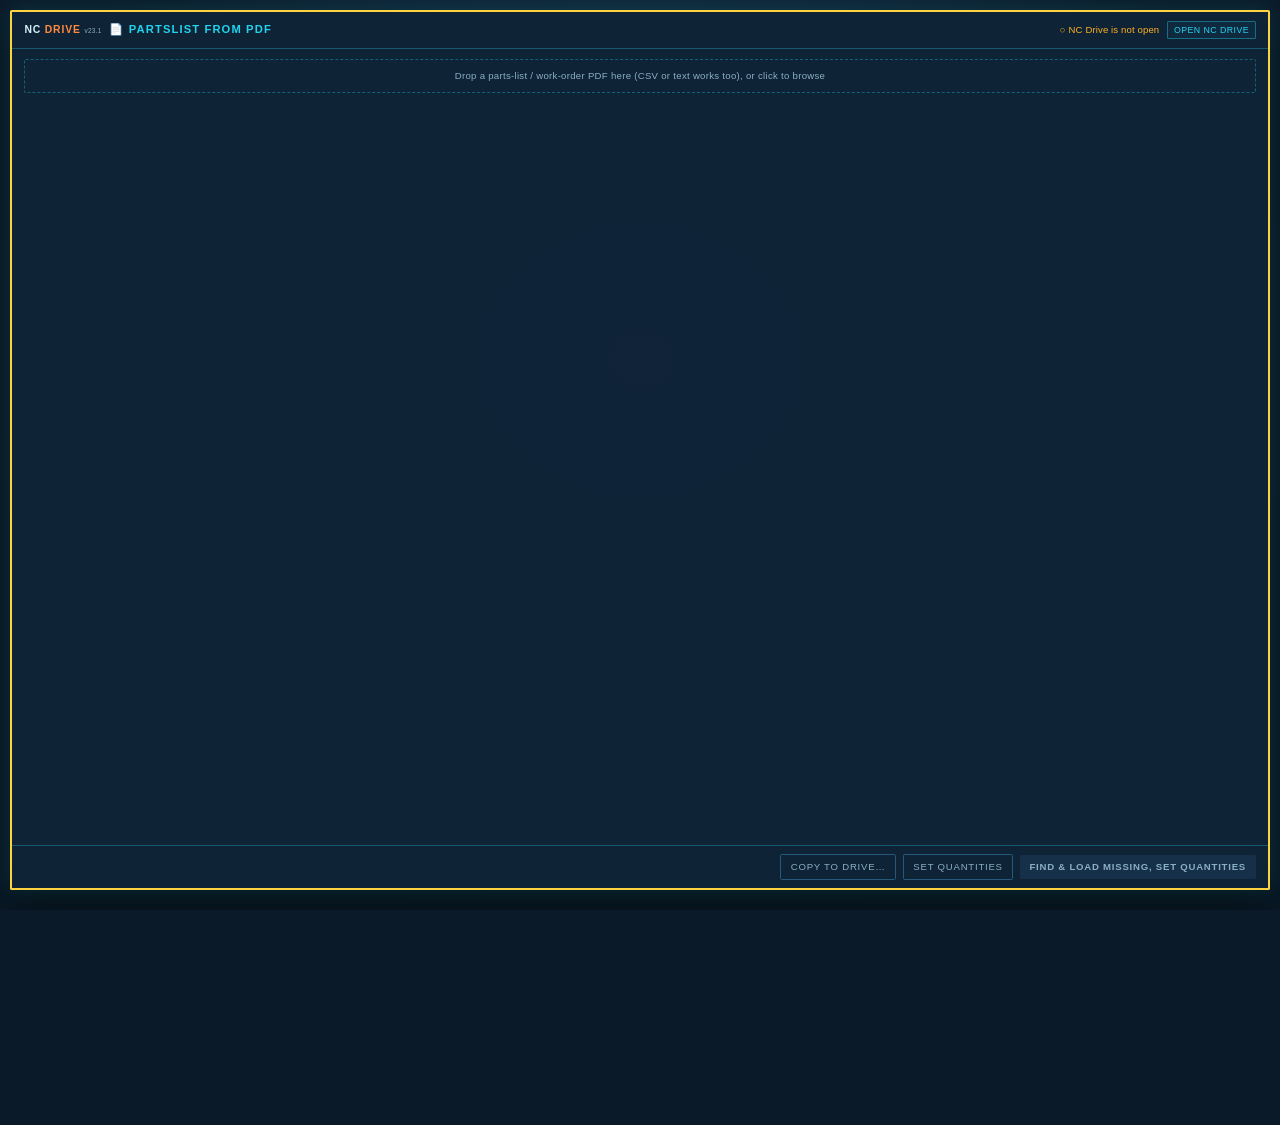
<file: parts_list.html>
<!DOCTYPE html>
<html lang="en">
<head>
<meta charset="UTF-8">
<meta name="viewport" content="width=device-width, initial-scale=1">
<title>Parts List · NC Drive</title>
<!-- P9 PartsList from PDF — runs on its own; links to index.html when it is open (js/link.js). -->
<link href="css/ncdrive.css" rel="stylesheet">
</head>
<body class="toolPage">
<main class="tool page" id="dlgPlist">
  <div class="dh"><a class="brandLink" href="index.html" onclick="openMain();return false;" title="NC Drive main page">NC <span>DRIVE</span></a><h3 id="dlgPlistT">📄 PartsList from PDF</h3><span class="linkState" id="linkState"></span><button class="ghost mini" id="openMain" title="Open (or go back to) index.html">Open NC Drive</button></div>
  <div class="db">
    <div class="drop" id="plDrop" style="margin:0;">Drop a parts-list / work-order PDF here (CSV or text works too), or click to browse</div>
    <input type="file" id="plFile" accept=".pdf,.csv,.txt,.tsv" hidden>
    <div class="row" id="plInfo"></div>
    <div class="tblWrap" id="plWrap" hidden><table class="tbl" id="plTable"></table></div>
    <div class="row" id="plAddRow" hidden><button class="ghost mini" id="plAdd">+ Add a line</button></div>
  </div>
  <div class="df"><span class="grow" id="plStatus"></span>
    <button class="ghost" id="plToCopy" title="Copy these parts' files to a drive">Copy to drive…</button>
    <button class="ghost" id="plApply" disabled title="Set the quantity of every loaded part that is on the list">Set quantities</button>
    <button id="plFind" disabled title="Look up the parts that aren't loaded in your parts folders, load them, then set every quantity">Find &amp; load missing, set quantities</button></div>
  <pre class="toolLog" id="toolLog" aria-label="Log"></pre>
</main>
<script src="js/common.js"></script>
<script src="js/config.js"></script>
<script src="js/link.js"></script>
<script src="js/folders.js"></script>
<script src="js/pdf-reader.js"></script>
<script src="js/p8-search.js"></script>
<script src="js/p9-partslist.js"></script>
<script src="js/tool-page.js"></script>
<script src="js/tool-partslist.js"></script>
<script>
/* folder check: this page needs css/ and js/ next to it. If they did not load (page opened on its own, or straight from inside the zip), say so instead of showing a broken screen. */
addEventListener('load', function () {
  var cssOk = !!getComputedStyle(document.documentElement).getPropertyValue('--bg').trim();
  var jsOk = typeof CONFIG !== 'undefined';
  if (cssOk && jsOk) return;
  var miss = [cssOk ? '' : 'css/ncdrive.css', jsOk ? '' : 'js/ files'].filter(Boolean).join(' and ');
  document.body.style.cssText = 'margin:0;height:100vh;display:grid;place-items:center;background:#03080f;color:#d4f1fb;font:15px/1.6 Verdana,Geneva,Tahoma,sans-serif;overflow:auto';
  document.body.innerHTML = '<div style="max-width:620px;padding:28px 32px;border:1px solid #22d3ee;box-shadow:0 0 24px rgba(34,211,238,.3);background:#07121d">'
    + '<h1 style="margin:0 0 10px;font-size:22px;letter-spacing:.12em">NC <span style="color:#ff8a3d">DRIVE</span></h1>'
    + '<p style="margin:0 0 10px;color:#ffb020">This page could not load ' + miss + ', so the screen cannot be drawn.</p>'
    + '<p style="margin:0 0 6px">NC Drive is a folder of files that work together. To open it:</p>'
    + '<ol style="margin:0 0 10px;padding-left:22px"><li>Right-click <b>nc-drive-project.zip</b> and choose <b>Extract All</b> (opening the page from inside the zip does not work).</li>'
    + '<li>Open the extracted <b>nc-drive</b> folder and double-click <b>index.html</b> (Edge or Chrome).</li></ol>'
    + '<p style="margin:0;color:#6d91a6;font-size:13px">Keep index.html, the tool pages and the css and js folders together in that folder.</p></div>';
});
</script>
</body>
</html>
</file>
<file: css/ncdrive.css>
/* =====================================================================================================
   NC DRIVE · shared look for the main page (index.html) and the four tool pages
   ===================================================================================================== */
  :root {
    color-scheme: dark;
    --bg: #03080f; --panel: #07121d; --panel2: #0c1c2c; --ink: #d4f1fb; --muted: #6d91a6; --line: #17405a;
    --accent: #22d3ee; --accent2: #ff8a3d; --ok: #3ee59a; --bad: #ff4d5e; --warn: #ffb020;
    --wall: #03080f; --wall-hover: #22d3ee; --wall-size: 8px; --sheet: #081827; --sheet-line: #2bb3d6;
    --on-accent: #00141d; --glow: 0 0 14px rgba(34,211,238,.28);
  }
  * { box-sizing: border-box; }
  html, body { height: 100%; margin: 0; }
  body { font: 14px/1.4 Verdana, Geneva, Tahoma, sans-serif; background: var(--bg); color: var(--ink); overflow: hidden; }
  .mono { font-family: Verdana, Geneva, Tahoma, sans-serif; }
  body.dragging { user-select: none; }
  body.dragging.col { cursor: col-resize; }
  body.dragging.row { cursor: row-resize; }

  #app { display: grid; height: 100%; grid-template-rows: 56px var(--wall-size) minmax(0,1fr) var(--wall-size) 96px var(--wall-size) 130px; }
  #middle { display: grid; min-height: 0; grid-template-columns: 25% var(--wall-size) minmax(0,1fr) var(--wall-size) 22%; }
  #left { display: grid; grid-template-rows: minmax(0,1fr) var(--wall-size) minmax(0,1fr); min-height: 0; min-width: 0; }
  .box { background: var(--panel); overflow: auto; min-width: 0; min-height: 0; padding: 12px 14px; }
  .box h2 { margin: 0; font-size: 12px; font-weight: 600; text-transform: uppercase; letter-spacing: .07em; color: var(--muted); }
  .boxhead { display: flex; align-items: baseline; justify-content: space-between; gap: 8px; margin-bottom: 8px; }
  .muted { color: var(--muted); }

  .wall { background: var(--wall); position: relative; touch-action: none; transition: background .15s; }
  .wall:hover, .wall.active, .wall:focus-visible { background: var(--wall-hover); outline: none; }
  .wall.v { cursor: col-resize; } .wall.h { cursor: row-resize; }
  .wall::after { content: ""; position: absolute; }
  .wall.v::after { top: 0; bottom: 0; left: -4px; right: -4px; }
  .wall.h::after { left: 0; right: 0; top: -4px; bottom: -4px; }

  #header { display: flex; align-items: center; justify-content: space-between; gap: 12px; padding: 8px 14px; overflow: visible; position: relative; z-index: 30; }
  .brand { display: flex; align-items: baseline; gap: 10px; min-width: 0; }
  .brand h1 { margin: 0; font-size: 17px; letter-spacing: .03em; white-space: nowrap; }
  .brand h1 span { color: var(--accent); }
  .brand .sub { font-size: 12px; white-space: nowrap; overflow: hidden; text-overflow: ellipsis; }
  .actions { display: flex; gap: 6px; flex-wrap: nowrap; overflow-x: auto; }

  button { padding: 7px 12px; border: 0; border-radius: 6px; cursor: pointer; background: var(--accent); color: #fff; font: inherit; font-size: 13px; font-weight: 600; white-space: nowrap; }
  button:hover:not(:disabled) { filter: brightness(1.08); }
  button:disabled { background: var(--panel2); color: var(--muted); cursor: not-allowed; }
  button.ghost { background: transparent; color: var(--ink); border: 1px solid var(--line); font-weight: 500; }
  button.ghost:hover:not(:disabled) { border-color: var(--accent); filter: none; }
  button.ghost:disabled { color: var(--muted); }
  button.mini { padding: 2px 7px; font-size: 11px; font-weight: 500; }
  button:focus-visible, input:focus-visible { outline: 2px solid var(--accent); outline-offset: 1px; }

  .drop { border: 1.5px dashed var(--line); border-radius: 6px; padding: 12px 8px; text-align: center; color: var(--muted); font-size: 12px; cursor: pointer; margin-bottom: 8px; transition: border-color .15s, background .15s; }
  .drop:hover, .drop.over { border-color: var(--accent); color: var(--ink); }
  .drop.over { background: color-mix(in srgb, var(--accent) 10%, transparent); }

  ul.list { list-style: none; margin: 0; padding: 0; display: flex; flex-direction: column; gap: 6px; }
  .part { display: grid; grid-template-columns: 40px minmax(0,1fr) auto; gap: 4px 8px; align-items: center; padding: 6px 8px; border: 1px solid var(--line); border-left-width: 3px; border-radius: 6px; background: var(--panel2); }
  .part.nogauge { border-color: var(--bad); }
  .part svg { background: var(--panel); border-radius: 3px; display: block; }
  .part .pn { font-size: 12px; font-weight: 600; overflow: hidden; text-overflow: ellipsis; white-space: nowrap; }
  .part .pd { font-size: 11px; color: var(--muted); overflow: hidden; text-overflow: ellipsis; white-space: nowrap; }
  .part .pd.warn { color: var(--bad); }
  .part .ctl { display: flex; align-items: center; gap: 4px; }
  .part .row2 { grid-column: 1 / -1; display: flex; gap: 6px; align-items: center; }
  .part .row2 label { font-size: 11px; color: var(--muted); }
  input.num, input.txt { background: var(--panel); border: 1px solid var(--line); color: var(--ink); border-radius: 4px; padding: 3px 6px; font: 12px Verdana, Geneva, Tahoma, sans-serif; }
  input.num { width: 56px; text-align: right; }
  input.txt { flex: 1; min-width: 0; }
  .part.nogauge input.gIn { border-color: var(--bad); }
  .x { background: none; border: none; color: var(--muted); padding: 2px 4px; font-size: 14px; font-weight: 400; }
  .x:hover { color: var(--bad); }
  .tag { font-size: 10px; padding: 1px 5px; border-radius: 3px; background: color-mix(in srgb, var(--ok) 18%, transparent); color: var(--ok); }

  .sheetItem { padding: 7px 9px; border: 1px solid var(--line); border-radius: 6px; cursor: pointer; display: flex; align-items: center; gap: 8px; font-size: 12px; }
  .sheetItem:hover { border-color: var(--accent); }
  .sheetItem.sel { border-color: var(--accent); background: color-mix(in srgb, var(--accent) 12%, transparent); }
  .sheetItem .si { flex: 1; min-width: 0; }
  .sheetItem .sn { font-weight: 600; }
  .sheetItem .sm { color: var(--muted); font-size: 11px; }
  .groupHead { font-size: 11px; font-weight: 600; color: var(--muted); margin: 6px 0 0; display: flex; align-items: center; gap: 6px; }
  .dot { width: 8px; height: 8px; border-radius: 50%; display: inline-block; flex: none; }

  #main { display: flex; flex-direction: column; gap: 10px; }
  #viewHead { display: flex; align-items: center; justify-content: space-between; gap: 10px; flex-wrap: wrap; }
  #viewHead h2 { font-size: 14px; text-transform: none; letter-spacing: 0; color: var(--ink); }
  .seg { display: inline-flex; border: 1px solid var(--line); border-radius: 6px; overflow: hidden; }
  .seg button { background: transparent; color: var(--muted); border-radius: 0; font-weight: 500; padding: 5px 12px; }
  .seg button.on { background: var(--accent); color: #fff; }
  #view { flex: 1; min-height: 0; }
  .empty { color: var(--muted); text-align: center; padding: 50px 20px; font-size: 13px; line-height: 1.6; }
  .stats { display: flex; gap: 16px; flex-wrap: wrap; font-size: 12px; color: var(--muted); margin-bottom: 8px; }
  .stats b { color: var(--ink); }
  .sheetSvg { width: 100%; height: auto; max-height: calc(100% - 70px); display: block; background: var(--sheet); border: 1px solid var(--line); border-radius: 6px; }
  .legend { display: flex; gap: 6px 14px; flex-wrap: wrap; font-size: 11px; margin-top: 8px; }
  .legend span { display: inline-flex; gap: 5px; align-items: center; }

  #side .sec { padding: 10px 0; border-bottom: 1px solid var(--line); }
  #side .sec:first-child { padding-top: 0; }
  #side .sec:last-child { border-bottom: none; }
  #side h2 { margin-bottom: 8px; }
  .field { display: flex; justify-content: space-between; align-items: center; gap: 8px; font-size: 12px; margin-bottom: 6px; }
  .field label { color: var(--muted); }
  .field input.num { width: 76px; }
  .field input.txt { max-width: 130px; text-align: right; }
  select.sel { background: var(--panel); border: 1px solid var(--line); color: var(--ink); border-radius: 4px; padding: 3px 4px; font: 12px Verdana, Geneva, Tahoma, sans-serif; max-width: 170px; }
  select.sel.wideSel { display: block; width: 100%; max-width: none; margin-top: 3px; }
  .woBtn, .nestParts { background: var(--accent2); border-color: var(--accent2); color: #111; font-weight: 700; letter-spacing: .06em; }
  .woBtn { margin-bottom: 8px; }
  .nestParts { padding: 9px; font-size: 13px; }
  .nestParts:disabled { opacity: .45; }
  .sideDrop { margin-bottom: 8px; padding: 10px; font-size: 11px; text-align: center; }
  #secParts .chk { margin-bottom: 3px; }
  #secParts #zoneBtn { margin-top: 8px; }
  .part .turnRow { font-size: 11px; color: var(--muted); cursor: pointer; }
  .part .turnRow.on { color: var(--accent2); }
  .chk { display: flex; gap: 6px; align-items: flex-start; font-size: 12px; color: var(--muted); margin-bottom: 5px; cursor: pointer; }
  .chk input { margin-top: 2px; }
  .hint { font-size: 11px; color: var(--muted); line-height: 1.45; }
  .warnbox { border: 1px solid var(--bad); background: color-mix(in srgb, var(--bad) 10%, transparent); color: var(--bad); border-radius: 6px; padding: 7px 9px; font-size: 12px; margin-bottom: 8px; }
  .staleNote { border: 1px solid var(--warn); color: var(--warn); border-radius: 6px; padding: 5px 8px; font-size: 11px; margin-bottom: 6px; }

  #command { display: flex; flex-direction: column; gap: 8px; padding: 8px 14px; }
  #log { flex: 1; min-height: 0; overflow: auto; margin: 0; font: 12px/1.55 Verdana, Geneva, Tahoma, sans-serif; white-space: pre-wrap; }
  #log .t { color: var(--muted); } #log .ok { color: var(--ok); } #log .bad { color: var(--bad); } #log .warn { color: var(--warn); } #log .cmd { color: var(--accent); }
  #cmdForm { display: flex; gap: 8px; }
  #cmd { flex: 1; padding: 7px 10px; border: 1px solid var(--line); border-radius: 6px; background: transparent; color: inherit; font: 13px Verdana, Geneva, Tahoma, sans-serif; }

  /* report */
  .report { font-size: 12px; }
  .report .rhead { display: flex; justify-content: space-between; align-items: flex-start; gap: 16px; border-bottom: 2px solid var(--ink); padding-bottom: 8px; margin-bottom: 12px; }
  .report h3 { margin: 0; font-size: 18px; }
  .report h4 { margin: 16px 0 6px; font-size: 13px; display: flex; align-items: center; gap: 8px; }
  .report .kv { display: grid; grid-template-columns: auto auto; gap: 2px 14px; font-size: 12px; }
  .report .kv span:nth-child(odd) { color: var(--muted); }
  .report table { width: 100%; border-collapse: collapse; margin-bottom: 6px; }
  .report th, .report td { border: 1px solid var(--line); padding: 4px 6px; text-align: left; vertical-align: middle; }
  .report th { background: var(--panel2); font-weight: 600; font-size: 11px; }
  .report td.n { text-align: right; font-family: Verdana, Geneva, Tahoma, sans-serif; }
  .report .short { color: var(--bad); font-weight: 700; } .report .okc { color: var(--ok); font-weight: 600; }
  .report .thumb { width: 160px; }
  .report .thumb svg { width: 160px; height: auto; display: block; background: var(--sheet); border: 1px solid var(--line); }
  .report .tools { display: flex; gap: 6px; margin-bottom: 10px; }

  [hidden] { display: none !important; }
  /* dropdown menu */
  .menu { position: absolute; top: calc(100% + 6px); left: 0; min-width: 300px; background: var(--panel); border: 1px solid var(--line); border-radius: 8px; box-shadow: 0 10px 30px rgba(0,0,0,.22); padding: 5px; z-index: 50; }
  .menu[hidden] { display: none; }
  .menu button { display: grid; grid-template-columns: 26px 1fr; gap: 1px 8px; align-items: center; width: 100%; text-align: left; background: transparent; color: var(--ink); border-radius: 6px; padding: 8px 10px; font-weight: 400; white-space: normal; }
  .menu button:hover, .menu button:focus-visible { background: color-mix(in srgb, var(--accent) 12%, transparent); outline: none; filter: none; }
  .menu .ico { grid-row: span 2; font-size: 16px; text-align: center; }
  .menu b { font-size: 13px; font-weight: 600; }
  .menu small { color: var(--muted); font-size: 11px; line-height: 1.35; }
  .menu hr { border: 0; border-top: 1px solid var(--line); margin: 4px 6px; }

  /* tool windows */
  dialog.tool, .tool.page { border: 1px solid var(--line); border-radius: 10px; padding: 0; background: var(--panel); color: var(--ink); width: min(900px, 94vw); max-height: 88vh; box-shadow: 0 16px 48px rgba(0,0,0,.35); }
  dialog.tool[open], .tool.page { display: flex; flex-direction: column; }
  dialog.tool::backdrop { background: rgba(0,0,0,.45); }
  .dh { display: flex; align-items: center; gap: 10px; padding: 12px 16px; border-bottom: 1px solid var(--line); }
  .dh h3 { margin: 0; font-size: 15px; flex: 1; }
  .db { padding: 12px 16px; overflow: auto; flex: 1; min-height: 0; display: flex; flex-direction: column; gap: 10px; }
  .df { display: flex; align-items: center; gap: 8px; padding: 10px 16px; border-top: 1px solid var(--line); flex-wrap: wrap; }
  .df .grow { flex: 1; font-size: 12px; color: var(--muted); min-width: 160px; }
  .row { display: flex; gap: 8px; align-items: center; flex-wrap: wrap; font-size: 12px; }
  .chips { display: flex; flex-direction: column; gap: 4px; }
  .chip { display: flex; gap: 8px; align-items: center; font-size: 12px; padding: 4px 8px; border: 1px solid var(--line); border-radius: 6px; background: var(--panel2); }
  .chip .nm { flex: 1; min-width: 0; overflow: hidden; text-overflow: ellipsis; white-space: nowrap; }
  textarea.ta { width: 100%; min-height: 54px; resize: vertical; background: var(--panel2); border: 1px solid var(--line); color: var(--ink); border-radius: 6px; padding: 7px 9px; font: 12px Verdana, Geneva, Tahoma, sans-serif; }
  .tbl { width: 100%; border-collapse: collapse; font-size: 12px; }
  .tbl th, .tbl td { border-bottom: 1px solid var(--line); padding: 5px 6px; text-align: left; vertical-align: middle; }
  .tbl th { position: sticky; top: 0; background: var(--panel); font-size: 11px; color: var(--muted); font-weight: 600; z-index: 1; }
  .tbl td.n { text-align: right; font-family: Verdana, Geneva, Tahoma, sans-serif; }
  .tbl td.path { font-size: 11px; color: var(--muted); max-width: 320px; overflow: hidden; text-overflow: ellipsis; white-space: nowrap; }
  .tbl tr.grp td { background: var(--panel2); font-weight: 600; }
  .tblWrap { overflow: auto; border: 1px solid var(--line); border-radius: 6px; max-height: 46vh; }
  .ok { color: var(--ok); } .bad { color: var(--bad); } .warnc { color: var(--warn); }
  .ext { font: 600 10px Verdana, Geneva, Tahoma, sans-serif; padding: 1px 5px; border-radius: 3px; background: var(--panel2); border: 1px solid var(--line); }
  .ext.nc { color: var(--accent); border-color: var(--accent); } .ext.pdf { color: var(--muted); }
  button.danger { background: var(--bad); } button.danger:disabled { background: var(--panel2); color: var(--muted); } button.armed { background: var(--bad); box-shadow: 0 0 0 3px color-mix(in srgb, var(--bad) 35%, transparent); }
  .note { font-size: 11px; color: var(--muted); line-height: 1.5; }

  .steps { display: flex; flex-direction: column; gap: 14px; }
  .step { display: grid; grid-template-columns: 24px minmax(0,1fr); gap: 10px; align-items: start; }
  .step .sn { width: 24px; height: 24px; border-radius: 50%; background: var(--accent); color: #fff; font: 600 12px/24px Verdana, Geneva, Tahoma, sans-serif; text-align: center; }
  .step .lb { display: block; font-size: 12px; font-weight: 600; margin: 3px 0 5px; }
  .step .row input.txt { flex: 0 1 260px; }
  progress#cpBar { width: 100%; height: 6px; accent-color: var(--accent); }

  /* ================= HUD look (control-panel sample) ================= */
  body { background: radial-gradient(ellipse at 50% 40%, #0a1f33 0%, #03080f 70%) fixed, var(--bg); letter-spacing: .01em; }
  .box {
    background-color: rgba(7,18,29,.94);
    background-image:
      linear-gradient(var(--accent),var(--accent)), linear-gradient(var(--accent),var(--accent)),
      linear-gradient(var(--accent),var(--accent)), linear-gradient(var(--accent),var(--accent)),
      linear-gradient(rgba(34,211,238,.035) 1px, transparent 1px), linear-gradient(90deg, rgba(34,211,238,.035) 1px, transparent 1px);
    background-size: 16px 2px, 2px 16px, 16px 2px, 2px 16px, 24px 24px, 24px 24px;
    background-position: 0 0, 0 0, 100% 100%, 100% 100%, 0 0, 0 0;
    background-repeat: no-repeat, no-repeat, no-repeat, no-repeat, repeat, repeat;
    border: 1px solid rgba(34,211,238,.22); box-shadow: inset 0 0 24px rgba(34,211,238,.05);
  }
  .box h2 { color: var(--accent); letter-spacing: .16em; font-weight: 600; display: flex; align-items: center; gap: 7px; text-shadow: 0 0 8px rgba(34,211,238,.45); }
  .box h2::before { content: ""; width: 4px; height: 11px; background: var(--accent2); box-shadow: 0 0 6px var(--accent2); flex: none; }
  .wall { background: transparent; }
  .wall.v { background: linear-gradient(90deg, transparent 3px, rgba(34,211,238,.18) 3px, rgba(34,211,238,.18) 5px, transparent 5px); }
  .wall.h { background: linear-gradient(transparent 3px, rgba(34,211,238,.18) 3px, rgba(34,211,238,.18) 5px, transparent 5px); }
  .wall:hover, .wall.active, .wall:focus-visible { background: var(--accent); box-shadow: 0 0 12px var(--accent); }

  #header { background-color: rgba(4,12,20,.96); border-bottom: 1px solid rgba(34,211,238,.35); box-shadow: 0 1px 18px rgba(34,211,238,.12); }
  .brand h1 { font-size: 20px; font-weight: 700; letter-spacing: .14em; color: var(--ink); text-shadow: 0 0 10px rgba(34,211,238,.5); }
  .brand h1 span { color: var(--accent2); text-shadow: 0 0 10px rgba(255,138,61,.6); }
  .brand .sub { color: var(--muted); letter-spacing: .1em; text-transform: uppercase; font-size: 11px; }
  .hudReadout { display: flex; align-items: center; gap: 10px; margin-right: 6px; font-family: Verdana, Geneva, Tahoma, sans-serif; font-size: 12px; white-space: nowrap; }
  .hudState { padding: 3px 10px; border: 1px solid currentColor; border-radius: 2px; letter-spacing: .14em; color: var(--accent); text-shadow: 0 0 6px currentColor; box-shadow: inset 0 0 8px rgba(34,211,238,.15); }
  .hudState.busy { color: var(--warn); animation: hudBlink 1s steps(2) infinite; }
  .hudState.stale { color: var(--accent2); } .hudState.bad { color: var(--bad); } .hudState.ok { color: var(--ok); }
  .hudClock { color: var(--muted); letter-spacing: .08em; }
  @keyframes hudBlink { 50% { opacity: .45; } }

  button { background: var(--accent); color: var(--on-accent); border-radius: 2px; text-transform: uppercase; letter-spacing: .08em; font-size: 12px; box-shadow: 0 0 12px rgba(34,211,238,.35); }
  button:disabled { box-shadow: none; background: var(--panel2); }
  button.ghost { background: rgba(34,211,238,.04); color: var(--accent); border: 1px solid rgba(34,211,238,.4); box-shadow: none; }
  button.ghost:hover:not(:disabled) { background: rgba(34,211,238,.12); border-color: var(--accent); box-shadow: var(--glow); }
  button.ghost:disabled { border-color: var(--line); background: transparent; }
  button.mini { letter-spacing: .05em; }
  button.x { box-shadow: none; text-transform: none; background: none; }
  .seg { border-color: rgba(34,211,238,.35); border-radius: 2px; }
  .seg button { box-shadow: none; color: var(--muted); }
  .seg button.on { color: var(--on-accent); box-shadow: 0 0 10px rgba(34,211,238,.4); }
  input.num, input.txt, textarea.ta, #cmd { background: rgba(3,10,18,.9); border-color: var(--line); color: var(--ink); border-radius: 2px; font-family: Verdana, Geneva, Tahoma, sans-serif; }
  input.num:focus, input.txt:focus, textarea.ta:focus, #cmd:focus { border-color: var(--accent); box-shadow: var(--glow); outline: none; }
  input[type=checkbox] { accent-color: var(--accent); }

  .drop { border-color: rgba(34,211,238,.35); border-radius: 2px; color: var(--muted); letter-spacing: .03em; }
  .drop:hover, .drop.over { box-shadow: var(--glow); }
  .part { background: rgba(12,28,44,.85); border-color: var(--line); border-radius: 2px; }
  .part svg { background: #03101b; border: 1px solid var(--line); }
  .tag { background: rgba(62,229,154,.12); }
  .sheetItem { border-color: var(--line); border-radius: 2px; background: rgba(12,28,44,.6); position: relative; }
  .sheetItem.sel { border-color: var(--accent); background: rgba(34,211,238,.1); box-shadow: inset 3px 0 0 var(--accent), var(--glow); }
  .ubar { height: 3px; background: rgba(34,211,238,.12); margin-top: 4px; position: relative; overflow: hidden; }
  .ubar i { position: absolute; left: 0; top: 0; bottom: 0; background: linear-gradient(90deg, var(--accent), var(--ok)); box-shadow: 0 0 6px var(--accent); }
  .ubar i.lo { background: linear-gradient(90deg, var(--accent2), var(--warn)); }
  .warnbox { border-radius: 2px; } .staleNote { border-radius: 2px; }

  /* centre display: a scope frame behind the sheet */
  #main { position: relative; }
  #main > *:not(.scope) { position: relative; z-index: 1; }
  .scope { position: absolute; inset: 0; pointer-events: none; z-index: 0; overflow: hidden; display: grid; place-items: center; }
  .scope svg { width: min(96%, 96vh); aspect-ratio: 1; opacity: .55; }
  .scope .spin { transform-origin: 50% 50%; animation: scopeSpin 12s linear infinite; }
  .scope .spin2 { transform-origin: 50% 50%; animation: scopeSpin 18s linear infinite reverse; }
  @keyframes scopeSpin { to { transform: rotate(360deg); } }
  @media (prefers-reduced-motion: reduce) { .hudState.busy { animation: none; } } /* the bulls-eye keeps spinning even when Windows animations are off */
  #main:has(.report) .scope { display: none; }
  .report table { background: rgba(6,16,27,.96); }
  #viewHead h2 { color: var(--ink); letter-spacing: .1em; text-transform: uppercase; }
  .sheetSvg { background: rgba(4,14,24,.75); border: 1px solid rgba(34,211,238,.35); border-radius: 2px; box-shadow: var(--glow), inset 0 0 30px rgba(34,211,238,.08); }
  .sheetSvg .parts { filter: drop-shadow(0 0 1.5px currentColor); }
  .stats { font-family: Verdana, Geneva, Tahoma, sans-serif; letter-spacing: .04em; }
  .stats b { color: var(--accent); font-weight: 400; font-size: 14px; text-shadow: 0 0 6px rgba(34,211,238,.5); }
  .empty { color: var(--muted); letter-spacing: .04em; }
  .empty b { color: var(--accent); }

  /* right panel: dial gauges */
  .gauges { display: grid; grid-template-columns: repeat(3, minmax(0,1fr)); gap: 6px; }
  .gauge { position: relative; aspect-ratio: 1; }
  .gauge svg { width: 100%; height: 100%; display: block; transform: rotate(-90deg); }
  .gauge .trk { fill: none; stroke: rgba(34,211,238,.12); stroke-width: 7; }
  .gauge .val { fill: none; stroke: var(--accent); stroke-width: 7; stroke-linecap: butt; filter: drop-shadow(0 0 3px var(--accent)); transition: stroke-dashoffset .6s ease, stroke .3s; }
  .gauge .tick { fill: none; stroke: rgba(34,211,238,.45); stroke-width: 3; stroke-dasharray: 1 5.5; }
  .gauge.warn .val { stroke: var(--accent2); filter: drop-shadow(0 0 3px var(--accent2)); }
  .gauge.bad .val { stroke: var(--bad); filter: drop-shadow(0 0 3px var(--bad)); }
  .gauge.ok .val { stroke: var(--ok); filter: drop-shadow(0 0 3px var(--ok)); }
  .gauge .gv { position: absolute; inset: 0; display: flex; flex-direction: column; align-items: center; justify-content: center; line-height: 1.05; }
  .gauge .gv b { font: 400 17px Verdana, Geneva, Tahoma, sans-serif; color: var(--ink); text-shadow: 0 0 8px rgba(34,211,238,.6); }
  .gauge .gv span { font-size: 9px; letter-spacing: .14em; color: var(--muted); margin-top: 2px; }
  .readouts { display: grid; grid-template-columns: 1fr 1fr; gap: 3px 10px; margin-top: 8px; font: 12px Verdana, Geneva, Tahoma, sans-serif; }
  .readouts span { color: var(--muted); letter-spacing: .08em; }
  .readouts b { color: var(--accent); font-weight: 400; text-align: right; }
  .field label, .chk { letter-spacing: .02em; }

  /* console strip */
  #command { background-color: rgba(2,8,14,.97); }
  #log { color: #8fd8ea; text-shadow: 0 0 4px rgba(34,211,238,.25); }
  #log .cmd { color: var(--accent2); }
  #cmdForm { align-items: center; }
  #cmdForm::before { content: ">"; color: var(--accent); font: 16px Verdana, Geneva, Tahoma, sans-serif; text-shadow: 0 0 6px var(--accent); }

  /* tool dock (upper bottom box) */
  #dock { display: flex; align-items: stretch; gap: 14px; padding: 8px 14px; overflow-x: auto; overflow-y: hidden; }
  .dockTitle { writing-mode: vertical-rl; transform: rotate(180deg); align-self: center; margin: 0 !important; font-size: 11px !important; }
  .dockTitle::before { width: 11px !important; height: 4px !important; }
  .tiles { display: flex; gap: 10px; align-items: stretch; min-height: 0; }
  .tile { position: relative; display: flex; flex-direction: column; align-items: center; justify-content: center; gap: 6px; width: 104px; min-height: 0; padding: 6px 6px 5px;
    background: rgba(34,211,238,.04); color: var(--accent); border: 1px solid rgba(34,211,238,.35); box-shadow: none; text-transform: uppercase; letter-spacing: .07em; font-size: 10.5px; font-weight: 600; white-space: normal; line-height: 1.15; }
  .tile svg { flex: 0 1 auto; width: auto; height: min(34px, 55%); min-height: 16px; aspect-ratio: 1; fill: none; stroke: currentColor; stroke-width: 1.8; stroke-linecap: round; stroke-linejoin: round; filter: drop-shadow(0 0 4px currentColor); }
  .tile span { color: var(--ink); }
  .tile::before, .tile::after { content: ""; position: absolute; width: 8px; height: 8px; border: 0 solid var(--accent); }
  .tile::before { top: -1px; left: -1px; border-top-width: 2px; border-left-width: 2px; }
  .tile::after { bottom: -1px; right: -1px; border-bottom-width: 2px; border-right-width: 2px; }
  .tile:hover:not(:disabled), .tile:focus-visible { background: rgba(34,211,238,.13); border-color: var(--accent); box-shadow: var(--glow); filter: none; outline: none; }
  .tile:active { transform: translateY(1px); }
  .tile.warn { color: var(--accent2); border-color: rgba(255,138,61,.4); }
  .tile.warn::before, .tile.warn::after { border-color: var(--accent2); }
  .tile.warn:hover, .tile.warn:focus-visible { background: rgba(255,138,61,.1); border-color: var(--accent2); box-shadow: 0 0 14px rgba(255,138,61,.3); }

  /* menu and tool windows */
  .menu { background: rgba(5,15,25,.98); border-color: rgba(34,211,238,.45); border-radius: 2px; box-shadow: 0 0 24px rgba(34,211,238,.18), 0 12px 30px rgba(0,0,0,.6); }
  .menu button { box-shadow: none; text-transform: none; letter-spacing: 0; color: var(--ink); background: transparent; }
  .menu button:hover, .menu button:focus-visible { background: rgba(34,211,238,.12); }
  .menu b { color: var(--accent); letter-spacing: .05em; }
  dialog.tool, .tool.page { background: rgba(6,16,27,.98); border: 1px solid rgba(34,211,238,.5); border-radius: 2px; box-shadow: 0 0 30px rgba(34,211,238,.2), 0 20px 50px rgba(0,0,0,.7); }
  dialog.tool::backdrop { background: rgba(1,6,12,.72); backdrop-filter: blur(2px); }
  .dh { border-bottom-color: rgba(34,211,238,.3); } .df { border-top-color: rgba(34,211,238,.3); }
  .dh h3 { color: var(--accent); letter-spacing: .1em; text-transform: uppercase; font-size: 14px; }
  .step .sn { color: var(--on-accent); border-radius: 2px; box-shadow: var(--glow); }
  .chip, .tblWrap { border-radius: 2px; }
  .tbl th { background: rgba(6,16,27,.98); color: var(--accent); letter-spacing: .08em; text-transform: uppercase; }
  .ext { border-radius: 2px; }
  button.danger { background: var(--bad); color: #fff; box-shadow: 0 0 12px rgba(255,77,94,.4); }
  button.danger:disabled { color: var(--muted); box-shadow: none; }
  .report th { background: rgba(34,211,238,.08); color: var(--accent); }
  .report .rhead { border-bottom-color: var(--accent); }
  .report .thumb svg { background: #03101b; }

  @media print {
    @page { size: letter; margin: 12mm; }
    html { zoom: 1 !important; }
    :root { --panel: #fff; --panel2: #eee; --ink: #000; --muted: #444; --line: #999; --sheet: #fff; --sheet-line: #555; --accent: #0a6f86; }
    .box, body { background: #fff !important; border: 0 !important; box-shadow: none !important; } .scope { display: none !important; }
    .report, .report * { color: #000 !important; text-shadow: none !important; } .report th { background: #eee !important; } .report .thumb svg { background: #fff !important; } .report .short { color: #b00 !important; }
    html, body { height: auto; overflow: visible; background: #fff; }
    #app { display: block; height: auto; }
    #header, .wall, #left, #side, #dock, #command, #viewHead, .report .tools { display: none !important; }
    #middle { display: block; }
    #main { overflow: visible; padding: 0; }
    .report tr { break-inside: avoid; }
  }
  @media (max-width: 760px) {
    .brand .sub { display: none; }
  }

  /* ================= tool pages (nc_search.html, copy_to_drive.html, parts_list.html, erase_usb.html) ================= */
  body.toolPage { overflow: auto; }
  .tool.page { width: min(980px, calc(100% - 32px)); max-height: none; min-height: calc(100vh - 48px); margin: 24px auto; box-sizing: border-box; }
  .tool.page .tblWrap { max-height: 55vh; }
  .tool.page .dh .brandLink { font: 600 13px Verdana, Geneva, Tahoma, sans-serif; color: var(--ink); text-decoration: none; letter-spacing: .08em; }
  .tool.page .dh .brandLink span { color: var(--accent2); }
  .linkState { font-size: 12px; white-space: nowrap; }
  .toolLog { margin: 0; max-height: 120px; overflow: auto; font: 12px/1.5 Verdana, Geneva, Tahoma, sans-serif; color: var(--muted); border-top: 1px solid rgba(34,211,238,.2); padding: 8px 16px; white-space: pre-wrap; }
  .toolLog .ok { color: var(--ok); } .toolLog .warn { color: var(--warn); } .toolLog .bad { color: var(--bad); }
  @media (max-width: 760px) { .tool.page { margin: 0; width: 100%; min-height: 100vh; } .tool.page .dh { flex-wrap: wrap; } }

  /* ================= Tools bar: tools on the left, processing status on the right ================= */
  #dock .tiles { flex: 0 0 auto; }
  .procStatus { margin-left: auto; flex: 0 1 420px; min-width: 260px; display: flex; align-items: stretch; gap: 12px; padding-left: 14px; border-left: 1px solid rgba(34,211,238,.25); }
  .procStatus .gauge { height: 100%; flex: 0 0 auto; aspect-ratio: 1; min-height: 0; }
  .procStatus .gauge .gv b { font-size: clamp(11px, 2.2vh, 15px); }
  .procStatus .gauge.busy svg { animation: scopeSpin 1.6s linear infinite; }
  .procInfo { flex: 1; min-width: 0; display: flex; flex-direction: column; justify-content: center; gap: 5px; }
  .procHead { display: flex; justify-content: space-between; gap: 8px; font-size: 11px; letter-spacing: .12em; text-transform: uppercase; }
  .procTask { color: var(--accent); overflow: hidden; text-overflow: ellipsis; white-space: nowrap; }
  .procPct { color: var(--ink); }
  .procBar { position: relative; height: 10px; border: 1px solid rgba(34,211,238,.45); background: rgba(34,211,238,.06); overflow: hidden; }
  .procBar i { position: absolute; left: 0; top: 0; bottom: 0; width: 0; background: linear-gradient(90deg, rgba(34,211,238,.5), var(--accent)); box-shadow: 0 0 8px var(--accent); transition: width .25s ease; }
  .procBar.busy i { width: 30% !important; animation: procSlide 1.1s ease-in-out infinite alternate; }
  .procBar.ok i { background: var(--ok); box-shadow: 0 0 8px var(--ok); }
  .procBar.bad i { background: var(--bad); box-shadow: 0 0 8px var(--bad); }
  @keyframes procSlide { from { left: 0; } to { left: 70%; } }
  .procDetail { font-size: 11px; color: var(--muted); overflow: hidden; text-overflow: ellipsis; white-space: nowrap; }
  @media (prefers-reduced-motion: reduce) { .procStatus .gauge.busy svg, .procBar.busy i { animation: none; } }
  @media (max-width: 760px) { .procStatus { min-width: 200px; } }

  /* ================= preview: the instructions sit at the bottom, clear of the display ================= */
  #view:has(> .empty) { display: flex; flex-direction: column; justify-content: flex-end; }
  .empty { padding: 8px 16px; margin: 0 auto 4px; max-width: 760px; background: rgba(3,10,18,.82); border-top: 1px solid rgba(34,211,238,.3); }
  .toolLog:empty { display: none; }

  /* ================= tool pages fill the window down to the bottom ================= */
  html:has(body.toolPage), body.toolPage { height: 100%; }
  body.toolPage { overflow: hidden; }
  .tool.page { width: auto; max-width: none; height: calc(100% - 24px); min-height: 0; margin: 12px; display: flex; flex-direction: column; }
  .tool.page .db { flex: 1 1 auto; min-height: 0; overflow: auto; }
  .tool.page .tblWrap { flex: 1 1 auto; max-height: none; min-height: 140px; }
  .tool.page .toolLog { flex: 0 0 auto; }
  @media (max-width: 760px) { .tool.page { margin: 0; height: 100%; } }

  /* ================= bulls-eye speed control (#viewHead) ================= */
  .viewCtl { display: flex; align-items: center; gap: 12px; }
  .spinCtl { display: inline-flex; align-items: center; gap: 6px; font-size: 11px; color: var(--muted); cursor: pointer; }
  .spinIco { color: var(--accent2); font-size: 14px; line-height: 1; }
  .spinCtl input[type=range] { width: 96px; accent-color: var(--accent2); cursor: pointer; }
  #spinVal { min-width: 34px; color: var(--ink); }

  /* ================= Copy to Drive: steps 1, 2, 3 in a row; then 3 columns (4 part numbers | 5 files processed | copied files list) ================= */
  #dlgCopy .steps { min-height: 100%; }
  .cpTop { display: grid; grid-template-columns: repeat(3, minmax(0,1fr)); gap: 16px; align-items: start; }
  /* divider lines like the main NC DRIVE screen: the thin --gap-line between the boxes */
  .cpTop { gap: 0; padding-bottom: 14px; border-bottom: 2px solid var(--gap-line); }
  .cpTop .step, .cpCols .cpCol { min-width: 0; height: 100%; padding: 0 16px; }
  .cpTop .step:first-child, .cpCols .cpCol:first-child { padding-left: 0; }
  .cpTop .step:last-child, .cpCols .cpCol:last-child { padding-right: 0; }
  .cpTop .step + .step, .cpCols .cpCol + .cpCol { border-left: 2px solid var(--gap-line); }
  /* bottom box: two lines only — the status line and the newest log line (scroll up for older ones) */
  #dlgCopy .df { padding: 3px 16px; min-height: 0; }
  #dlgCopy .toolLog { height: calc(12px * 1.5 + 6px); max-height: none; padding: 3px 16px; }
  .cpTop .step .row { flex-wrap: wrap; }
  .cpTop .step .row input.txt { flex: 1 1 160px; min-width: 0; }
  .cpTop .step .lb .note { display: block; font-weight: 400; margin-top: 2px; }
  .cpCols { flex: 1 1 auto; min-height: 320px; display: grid; grid-template-columns: minmax(0,1fr) minmax(0,1.7fr) minmax(0,.8fr); gap: 0; }
  .cpColBody #cpListWrap { flex: 1 1 auto; min-height: 180px; }
  .cpListSum { font-size: 12px; margin-bottom: 6px; }
  #cpListTable td.empty { color: var(--muted); font-style: italic; }
  .cpCol { min-height: 0; min-width: 0; }
  .cpColBody { display: flex; flex-direction: column; min-height: 0; min-width: 0; height: 100%; }
  .cpColBody #cpParts { flex: 1 1 auto; min-height: 180px; resize: none; }
  .cpColBody #cpWrap { flex: 1 1 auto; min-height: 180px; }
  .cpColBody .row .note { flex: 1 1 100%; }
  #cpTable td.empty { color: var(--muted); font-style: italic; }
  @media (max-width: 1100px) { .cpCols { grid-template-columns: minmax(0,1fr) minmax(0,1fr); row-gap: 16px; } .cpCols > .cpCol:last-child { grid-column: 1 / -1; border-left: 0; padding: 14px 0 0; border-top: 2px solid var(--gap-line); } }
  @media (max-width: 860px) { .cpTop, .cpCols { grid-template-columns: 1fr; row-gap: 14px; } .cpTop .step + .step, .cpCols .cpCol + .cpCol { border-left: 0; padding: 14px 0 0; border-top: 2px solid var(--gap-line); } }

  /* ================= Erase USB: drives, active drive, file list + preview, progress bar ================= */
  .usbActive { display: inline-flex; align-items: center; gap: 6px; padding: 3px 10px; border: 1px solid rgba(34,211,238,.35); background: rgba(34,211,238,.06); font-size: 12px; }
  .usbActive b { color: var(--accent); }
  .dot { width: 8px; height: 8px; border-radius: 50%; background: var(--muted); flex: none; display: inline-block; }
  .dot.ready { background: var(--ok); box-shadow: 0 0 6px var(--ok); } .dot.missing { background: var(--bad); } .dot.locked { background: var(--warn); }
  .usbDrives { display: flex; flex-wrap: wrap; gap: 6px; }
  .drv { display: inline-flex; align-items: center; gap: 7px; padding: 4px 6px 4px 9px; border: 1px solid var(--line); background: rgba(12,28,44,.7); font-size: 12px; cursor: pointer; }
  .drv input { margin: 0; accent-color: var(--accent); }
  .drv small { color: var(--muted); font-size: 10.5px; }
  .drv.on { border-color: var(--accent); box-shadow: var(--glow); }
  .drv.missing b { color: var(--muted); }
  .usbView { flex: 1 1 auto; min-height: 220px; display: grid; grid-template-columns: minmax(0,1.3fr) minmax(0,1fr); gap: 10px; }
  .usbView[hidden] { display: none; }
  .usbView .tblWrap { min-height: 0; }
  #usbTable tr[data-i] { cursor: pointer; }
  #usbTable tr.sel td { background: rgba(34,211,238,.1); }
  #usbTable tr.del td { background: rgba(255,77,94,.16); color: var(--bad); }
  #usbTable tr.gone td { color: var(--muted); text-decoration: line-through; }
  #usbTable tr.gone td.st { text-decoration: none; color: var(--ok); }
  #usbTable tr.failed td.st { color: var(--bad); font-weight: 600; }
  #usbTable td.st { white-space: nowrap; font-size: 11px; }
  .usbPreview { display: flex; flex-direction: column; min-height: 0; border: 1px solid rgba(34,211,238,.35); background: rgba(3,10,18,.85); }
  .pvHead { padding: 6px 10px; border-bottom: 1px solid rgba(34,211,238,.25); font-size: 11px; letter-spacing: .06em; color: var(--muted); white-space: nowrap; overflow: hidden; text-overflow: ellipsis; }
  .pvHead b { color: var(--accent); }
  .pvBody { flex: 1; margin: 0; padding: 8px 10px; overflow: auto; font: 12px/1.45 Verdana, Geneva, Tahoma, sans-serif; color: #8fd8ea; white-space: pre; }
  .usbView.erasing .usbPreview { border-color: var(--bad); box-shadow: 0 0 14px rgba(255,77,94,.25); }
  .usbView.erasing .pvHead b { color: var(--bad); }
  .usbProg { padding: 8px 16px 10px; border-top: 1px solid rgba(34,211,238,.3); display: flex; flex-direction: column; gap: 5px; }
  .usbProg[hidden] { display: none; }
  .usbProg .procBar { height: 12px; }
  @media (max-width: 760px) { .usbView { grid-template-columns: 1fr; grid-template-rows: minmax(160px,1fr) minmax(140px,1fr); } }
  .usbOpts { gap: 14px; }
  .optGroup { display: inline-flex; flex-wrap: wrap; gap: 4px 14px; padding: 4px 10px; border: 1px solid var(--line); }
  .usbOpts .chk { margin: 0; align-items: center; }
  .usbOpts input[type=radio] { accent-color: var(--accent); margin: 0; }
  .usbActive .x { padding: 0 2px; font-size: 13px; color: var(--muted); box-shadow: none; }
  .usbActive .x:hover { color: var(--accent); }

  /* ================= LIGHTER BACKGROUND =================
     Change the colours of the whole screen here. Each box can also be given its own colour by its name:
       HEADER  #header      top bar: NC DRIVE title, status, clock, Load files / Nest / Download NC / Report buttons
       PARTS   #listBox     upper-left box: drop zone and the loaded parts
       SHEETS  #listBox2    lower-left box: the nested sheets
       PREVIEW #main        centre box: sheet drawing or report (#viewHead = its title row, #view = the drawing)
       STATUS  #side        right box: System status dials, Job, Machine, Spacing, DXF clean-up, NC output
       TOOLS   #dock        tools bar: 4 tool tiles (.tiles) and the processing status (#procStatus)
       CONSOLE #command     bottom box: log (#log) and command line (#cmdForm)
     e.g.  #side { background-color: #14304a; }   makes only the STATUS box lighter. */
  :root {
    --bg: #0b1a28; --panel: #10233a; --panel2: #163049; --line: #24597a; --muted: #8aaec2;
    --sheet: #0f263b; --box-bg: rgba(18,38,60,.94);
  }
  body { background: radial-gradient(ellipse at 50% 40%, #1a3a58 0%, #0b1a28 75%) fixed, var(--bg); }
  .box { background-color: var(--box-bg); border-color: rgba(34,211,238,.3); }
  #header { background-color: rgba(14,32,50,.97); }
  #command { background-color: rgba(10,26,42,.97); }
  .part, .sheetItem { background-color: rgba(24,48,74,.85); }
  input.num, input.txt, textarea.ta, #cmd { background: rgba(8,22,36,.9); }
  .sheetSvg { background: rgba(12,32,50,.8); }
  .empty { background: rgba(10,26,42,.85); }
  dialog.tool, .tool.page { background: rgba(16,35,56,.98); }
  .tbl th { background: rgba(16,35,56,.98); }
  .pvBody, .usbPreview { background: rgba(10,26,42,.9); }

  /* ================= DXF TO NC (dxf_to_nc.html) — DXF list left, NC list right, options at the bottom ================= */
  .dxOpts { display: flex; gap: 14px; align-items: center; flex-wrap: wrap; }
  .dxDrop { flex: 1 1 260px; padding: 14px; }
  .dxOpts .optGroup { display: flex; flex-wrap: wrap; gap: 4px 14px; }
  .dxOpts .chk { margin: 0; }
  .dxLead { flex: 1 1 100%; display: flex; flex-wrap: wrap; gap: 4px 12px; align-items: center; font-size: 12px; color: var(--muted); padding-top: 4px; border-top: 1px dashed rgba(34,211,238,.25); }
  .dxLead b { color: var(--accent); font-weight: 600; }
  .dxLead label { display: inline-flex; gap: 4px; align-items: center; }
  .dxLead input.num { width: 58px; text-align: right; }
  .dxPartBox { flex: 0 1 380px; display: flex; flex-direction: column; gap: 4px; }
  .dxPartBox .lb { font-size: 12px; font-weight: 600; }
  .dxPartBox .row { display: flex; gap: 6px; align-items: center; flex-wrap: wrap; }
  .dxPartBox #dxPart { flex: 1 1 150px; font-size: 14px; }
  .dxTur { font-size: 11px; color: var(--muted); }
  .dxView { flex: 1 1 auto; min-height: 240px; display: grid; grid-template-columns: minmax(0,1fr) minmax(0,1fr); gap: 10px; }
  .dxPane { display: flex; flex-direction: column; min-height: 0; border: 1px solid rgba(34,211,238,.35); background: rgba(3,10,18,.55); }
  .dxHead { display: flex; justify-content: space-between; align-items: center; padding: 6px 10px; border-bottom: 1px solid rgba(34,211,238,.25); font-size: 12px; letter-spacing: .12em; text-transform: uppercase; color: var(--accent); }
  .dxPane .tblWrap { flex: 1 1 auto; min-height: 0; max-height: none; border: 0; border-radius: 0; }
  .tool.page .dxPane .tblWrap { max-height: none; }
  .dxPane .tbl td.nm { max-width: 260px; overflow: hidden; text-overflow: ellipsis; white-space: nowrap; }
  .dxPane tr[data-i] { cursor: pointer; }
  .dxPane tr.sel td { background: color-mix(in srgb, var(--accent) 14%, transparent); }
  .dxFoot { gap: 10px 18px; }
  .dxOpt { display: flex; align-items: center; gap: 6px; }
  .convertBtn { padding: 9px 26px; font-size: 15px; letter-spacing: .14em; background: var(--accent2); color: #fff; }
  .convertBtn.stale:not(:disabled) { box-shadow: 0 0 0 2px color-mix(in srgb, var(--accent2) 45%, transparent); }
  .dxPane td.wait { color: var(--muted); font-style: italic; }
  .dxTarget { font-size: 11px; color: var(--muted); max-width: 180px; overflow: hidden; text-overflow: ellipsis; white-space: nowrap; }
  @media (max-width: 760px) { .dxView { grid-template-columns: 1fr; } }

  /* ================= STATUS BOX (#side) — the nest_admin 2 panel =================
     Nest (#secNest) · Parts folder (#secLib) · Laser rules (#secRules) · settings lock (.lockRow) · zone grid (#zoneModal) */
  #side button.wide { display: block; width: 100%; margin-bottom: 6px; }
  #side button.addNest { background: color-mix(in srgb, var(--ok) 22%, transparent); color: var(--ink); border: 1px solid var(--ok); }
  #side button.addNest:hover:not(:disabled) { background: color-mix(in srgb, var(--ok) 35%, transparent); }
  #addInfo:not(:empty) { margin: -2px 0 8px; color: var(--ok); }
  .btnRow { display: flex; gap: 6px; align-items: center; flex-wrap: wrap; margin: 4px 0; }
  .libRoots { display: flex; flex-direction: column; gap: 3px; margin: 6px 0; }
  .libRoot { display: flex; gap: 6px; align-items: center; font-size: 11px; min-width: 0; }
  .libRoot .mono { flex: 1; min-width: 0; overflow: hidden; text-overflow: ellipsis; white-space: nowrap; }
  .txtArea { width: 100%; resize: vertical; background: rgba(8,22,36,.9); border: 1px solid var(--line); color: var(--ink); border-radius: 4px; padding: 5px 6px; font: 12px Verdana, Geneva, Tahoma, sans-serif; }
  .txtArea:focus-visible { outline: 2px solid var(--accent); outline-offset: 1px; }
  #libResult:not(:empty) { margin-top: 4px; }
  .ruleChips { display: flex; gap: 4px; flex-wrap: wrap; align-items: center; margin: 4px 0; }
  .rchip { display: inline-flex; gap: 2px; align-items: center; font-size: 11px; padding: 1px 8px; border: 1px solid var(--line); border-radius: 10px; background: rgba(8,22,36,.6); }
  .rchip.locked { border-color: var(--bad); }
  .rchip .x { font-size: 11px; padding: 0 0 0 2px; }
  #fixedNote b { color: var(--ink); font-weight: 600; }
  .lockRow { display: flex; gap: 6px; align-items: center; flex-wrap: wrap; padding-top: 8px; border-top: 1px solid var(--line); }
  #side.locked input:disabled { opacity: .55; cursor: not-allowed; }
  #side.locked .chk:has(input:disabled) { cursor: not-allowed; opacity: .75; }
  .sheetSvg path.added, svg path.added { stroke-width: 2.2; fill: color-mix(in srgb, var(--ok) 18%, transparent); }
  .zmodal { position: fixed; inset: 0; z-index: 60; display: none; align-items: center; justify-content: center; background: rgba(0,0,0,.55); }
  .zmodal.open { display: flex; }
  .zpanel { max-width: 96vw; max-height: 92vh; display: flex; flex-direction: column; padding: 12px 14px; background-color: rgba(16,35,56,.98); }
  .zhead { display: flex; flex-direction: column; gap: 3px; margin-bottom: 8px; }
  .zscroll { overflow: auto; min-height: 0; }
  .zgrid { border-collapse: collapse; font-size: 12px; }
  .zgrid th, .zgrid td { border: 1px solid var(--line); padding: 3px 5px; text-align: center; }
  .zgrid th { background: rgba(16,35,56,.98); position: sticky; top: 0; z-index: 1; }
  .zgrid th input.zn { width: 96px; text-align: center; margin-bottom: 3px; }
  .zgrid .zp { text-align: left; max-width: 240px; overflow: hidden; text-overflow: ellipsis; white-space: nowrap; }
  .zgrid .zp small { display: block; color: var(--muted); font-size: 10px; }
  .zgrid input.zq { width: 64px; text-align: center; }
  .zgrid input.zq.bad { border-color: var(--bad); }
  .zgrid tfoot td { font-weight: 600; color: var(--accent); }
  .zfoot { display: flex; gap: 8px; align-items: center; margin-top: 10px; }
  .zfoot .zwarn { flex: 1; font-size: 11px; color: var(--warn); }

  /* ================= BOX LINES =================
     --box-line        outline and corner brackets of every box (HEADER, PARTS, SHEETS, PREVIEW, STATUS, TOOLS, CONSOLE)
     --box-line-width  thickness of that outline
     --gap-line        the thin line in the gap between boxes (the walls you drag to resize) */
  :root { --box-line: #ffd23f; --box-line-width: 3px; --gap-line: #b8c2cc; }
  .box { border: var(--box-line-width) solid var(--box-line); }
  .box { background-image:
    linear-gradient(var(--box-line),var(--box-line)), linear-gradient(var(--box-line),var(--box-line)),
    linear-gradient(var(--box-line),var(--box-line)), linear-gradient(var(--box-line),var(--box-line)),
    linear-gradient(rgba(34,211,238,.035) 1px, transparent 1px), linear-gradient(90deg, rgba(34,211,238,.035) 1px, transparent 1px); }
  .wall.v { background: linear-gradient(90deg, transparent 3px, var(--gap-line) 3px, var(--gap-line) 5px, transparent 5px); }
  .wall.h { background: linear-gradient(transparent 3px, var(--gap-line) 3px, var(--gap-line) 5px, transparent 5px); }
  .wall:hover, .wall.active, .wall:focus-visible { background: var(--accent); box-shadow: 0 0 12px var(--accent); }
  .tool.page { border: var(--box-line-width) solid var(--box-line); }
.nowrap { white-space: nowrap; }
  /* Copy to Drive step 4: the part numbers as an editable list */
  .cpList { border: 1px solid var(--line); border-radius: 4px; background: var(--panel); min-height: 120px; max-height: 340px; overflow: auto; padding: 4px; }
  .cpItem { display: grid; grid-template-columns: 30px 1fr auto; gap: 6px; align-items: center; padding: 2px 2px; border-bottom: 1px solid color-mix(in srgb, var(--line) 50%, transparent); }
  .cpItem:last-child { border-bottom: none; }
  .cpItem span { font-size: 11px; text-align: right; }
  .cpItem input.cpEdit { max-width: none; text-align: left; background: transparent; border-color: transparent; }
  .cpItem input.cpEdit:hover, .cpItem input.cpEdit:focus { border-color: var(--accent); background: var(--panel2, var(--panel)); }
  .cpItem .cpDel:hover { color: var(--bad); border-color: var(--bad); }
  .cpEmpty { padding: 10px; font-size: 12px; }
  .cpAddRow { margin-top: 6px; }
  .cpAddRow input.txt { flex: 1; max-width: none; text-align: left; }

  .ver { font: 500 .62em Verdana, Geneva, Tahoma, sans-serif; letter-spacing: .04em; color: var(--muted); text-shadow: none; }
  .cpDoneDlg { width: min(820px, 94vw); }
  .cpDoneDlg .db { display: flex; flex-direction: column; gap: 8px; min-height: 0; overflow: hidden; }
  .cpDoneSum { font-size: 14px; }
  .cpDoneWrap { max-height: 55vh; overflow: auto; }
  .cpDoneMiss { font-size: 12px; line-height: 1.6; }
  dialog.cpDoneDlg[open] { position: fixed; inset: 0; margin: auto; z-index: 1001; }
  body.cpDlgOpen::after { content: ""; position: fixed; inset: 0; z-index: 1000; background: rgba(1,6,12,.72); backdrop-filter: blur(2px); }
  .cpMissDlg .dh h3 { color: var(--bad, #ff5d5d); }
  @media (min-width: 1100px) {
    body.cpPair #cpDone { margin: auto auto auto 2vw; width: 54vw; }
    body.cpPair #cpMiss { margin: auto 2vw auto auto; width: 40vw; }
  }

  /* ================= v23.1 · Preview → Files summary (LOAD FILES): 1… | ON- | other, in columns ================= */
  .fileSum { height: 100%; display: flex; flex-direction: column; min-height: 0; }
  .fsCols { flex: 1; min-height: 0; display: grid; grid-template-columns: repeat(var(--fs-n, 2), minmax(0, 1fr)); gap: 12px; }
  .fsCol { display: flex; flex-direction: column; min-height: 0; border: 1px solid var(--line); border-radius: 6px; background: rgba(0,0,0,.18); }
  .fsHead { display: flex; justify-content: space-between; align-items: baseline; gap: 8px; padding: 8px 10px 2px; font-size: 13px; }
  .fsHead b { color: var(--ink); letter-spacing: .04em; font-weight: 600; }
  .fsCount { color: var(--accent); font-size: 18px; text-shadow: 0 0 6px rgba(34,211,238,.5); }
  .fs-on .fsCount { color: var(--accent2); text-shadow: 0 0 6px rgba(255,138,61,.5); }
  .fsTally { color: var(--muted); font-size: 11px; padding: 0 10px 6px; border-bottom: 1px solid var(--line); }
  .fsList { list-style: none; margin: 0; padding: 4px 0; overflow: auto; flex: 1; min-height: 0; }
  .fsList li { display: flex; justify-content: space-between; align-items: center; gap: 8px; padding: 3px 10px; font-size: 12px; }
  .fsList li:nth-child(even) { background: rgba(255,255,255,.03); }
  .fsName { font-family: Consolas, Menlo, monospace; overflow: hidden; text-overflow: ellipsis; white-space: nowrap; }
  .fsChips { display: inline-flex; gap: 4px; flex: none; }
  .fsChip { font-size: 10px; padding: 1px 5px; border-radius: 3px; border: 1px solid var(--line); color: var(--muted); }
  .fsChip.fs-pdf { color: #f87171; border-color: rgba(248,113,113,.5); }
  .fsChip.fs-dxf { color: var(--accent); border-color: rgba(34,211,238,.5); }
  .fsChip.fs-nc { color: var(--ok); border-color: currentColor; }
  .fsChip.fs-bad { color: var(--warn); border-style: dashed; text-decoration: line-through; }
  @media (max-width: 700px) { .fsCols { grid-template-columns: 1fr; } }
  .fsQty { color: var(--ink); font-size: 11px; min-width: 34px; text-align: right; font-weight: 400; }
  .fsChip.fs-miss { color: var(--warn); border-style: dashed; }
</file>
<file: css/ncsim.css>
/* NC PART SIMULATOR — NC Path Simulator v7 styles, plus the NC Drive bar at the end */
body{margin:0;font:14px Verdana,Geneva,Tahoma,sans-serif}img{max-width:100%}[hidden]{display:none!important}
/* Layout: machine console — program input station on top, wide sheet viewport, transport bar, then tooling/contours + program listing */
:root{
  --bg:#e9edf0; --panel:#f8fafb; --fg:#1a2127; --muted:#5a6772; --line:#cdd5db; --accent:#d4500f; --accent-fg:#ffffff;
  --ok:#2d7a3a; --err:#b42318; --field:#ffffff;
  --bed:#2b333a; --sheet:#c4ccd2; --sheet-edge:#8f9aa3; --hole:#2b333a; --grid:rgba(255,255,255,.07); --grid-text:rgba(225,232,238,.55);
  --clamp:#e0a419; --path:rgba(240,120,60,.7);
  --t1:#2f6fd6; --t2:#0f9488; --t3:#7c4dcc; --t4:#c2338a; --t5:#c98a00; --t6:#4c9a2a; --t7:#d23f3f; --t8:#0a8fb8; --t9:#9a5b2e;
  --f-display:Verdana,Geneva,Tahoma,sans-serif;
  --f-body:Verdana,Geneva,Tahoma,sans-serif;
  --f-mono:Verdana,Geneva,Tahoma,sans-serif;
}
@media (prefers-color-scheme: dark){:root:not([data-theme="light"]){
  --bg:#13181c; --panel:#1b2228; --fg:#e3e9ee; --muted:#93a0aa; --line:#2e3840; --accent:#f06a2a; --accent-fg:#160a03;
  --ok:#6cc47a; --err:#f2786b; --field:#12171b;
  --bed:#0b0f12; --sheet:#7f8a93; --sheet-edge:#a9b4bd; --hole:#0b0f12; --grid:rgba(255,255,255,.06); --grid-text:rgba(210,220,228,.5);
  --clamp:#e8b235; --path:rgba(240,120,60,.75);
  --t1:#5b93f0; --t2:#2dbfb0; --t3:#a07cf0; --t4:#e563ad; --t5:#e6a91f; --t6:#74c24d; --t7:#f06b6b; --t8:#33b6dd; --t9:#c98552;
  color-scheme:dark}}
:root[data-theme="dark"]{
  --bg:#13181c; --panel:#1b2228; --fg:#e3e9ee; --muted:#93a0aa; --line:#2e3840; --accent:#f06a2a; --accent-fg:#160a03;
  --ok:#6cc47a; --err:#f2786b; --field:#12171b;
  --bed:#0b0f12; --sheet:#7f8a93; --sheet-edge:#a9b4bd; --hole:#0b0f12; --grid:rgba(255,255,255,.06); --grid-text:rgba(210,220,228,.5);
  --clamp:#e8b235; --path:rgba(240,120,60,.75);
  --t1:#5b93f0; --t2:#2dbfb0; --t3:#a07cf0; --t4:#e563ad; --t5:#e6a91f; --t6:#74c24d; --t7:#f06b6b; --t8:#33b6dd; --t9:#c98552;
  color-scheme:dark}
*{box-sizing:border-box}
body{background:var(--bg);color:var(--fg);font-family:var(--f-body);font-size:14px;line-height:1.5}
.wrap{max-width:1320px;margin:0 auto;padding-block:16px 40px;padding-left:max(16px,env(safe-area-inset-left,0px));padding-right:max(16px,env(safe-area-inset-right,0px));display:flex;flex-direction:column;gap:14px}
.brand{display:flex;justify-content:space-between;align-items:baseline;gap:10px;flex-wrap:wrap}
.brand b{font-family:var(--f-display);font-stretch:78%;font-weight:800;font-size:17px;letter-spacing:.01em}
.brand span{font-family:var(--f-mono);font-size:11px;color:var(--muted)}
.sr{position:absolute;width:1px;height:1px;overflow:hidden;clip:rect(0 0 0 0);white-space:nowrap}

/* input station */
.input{background:var(--panel);border:1px solid var(--line);border-radius:6px;display:grid;grid-template-columns:minmax(0,.9fr) minmax(0,1.4fr) minmax(230px,.8fr);gap:0}
.input>*{padding:14px;min-width:0}
.input>*+*{border-left:1px solid var(--line)}
@media (max-width:900px){.input{grid-template-columns:1fr}.input>*+*{border-left:0;border-top:1px solid var(--line)}}
.drop{display:flex;flex-direction:column;align-items:flex-start;justify-content:center;gap:6px;border:1.5px dashed var(--sheet-edge);border-radius:5px;padding:16px;cursor:pointer;min-height:132px;transition:background .15s,border-color .15s}
.drop:hover,.input.over .drop{border-color:var(--accent);background:color-mix(in srgb,var(--accent) 7%,transparent)}
.drop .big{font-family:var(--f-display);font-stretch:85%;font-weight:700;font-size:17px;line-height:1.2}
.drop .big u{text-decoration-color:var(--accent);text-underline-offset:3px}
.drop small{color:var(--muted);font-size:12px;line-height:1.4}
.drop:focus-within{outline:2px solid var(--accent);outline-offset:2px}
.paste{display:flex;flex-direction:column;gap:6px}
textarea{width:100%;flex:1;min-height:132px;resize:vertical;font:12px/1.45 var(--f-mono);color:var(--fg);background:var(--field);border:1px solid var(--line);border-radius:5px;padding:8px 10px;white-space:pre;overflow:auto}
.opts{display:flex;flex-direction:column;gap:9px}
.row{display:flex;align-items:center;justify-content:space-between;gap:10px}
.row label{font-size:13px}
.row select,.row input[type=number]{width:132px}
input[type=number]{font:500 13px var(--f-mono);color:var(--fg);background:var(--field);border:1px solid var(--line);border-radius:4px;padding:5px 8px;min-height:32px}
.samples{display:flex;gap:6px;flex-wrap:wrap}
.samples button{flex:1;font-size:12px}
#msg{font-size:13px;padding:8px 14px;border-top:1px solid var(--line);grid-column:1/-1;color:var(--muted);display:flex;gap:8px;flex-wrap:wrap;align-items:center}
#msg .pill{font-family:var(--f-mono);font-size:11px;letter-spacing:.06em;text-transform:uppercase;padding:2px 7px;border-radius:3px;border:1px solid currentColor}
#msg.ok .pill{color:var(--ok)} #msg.err .pill{color:var(--err)} #msg.err{color:var(--fg)}

header{display:flex;flex-wrap:wrap;align-items:flex-end;justify-content:space-between;gap:12px}
.eyebrow{font-family:var(--f-mono);font-size:11px;letter-spacing:.08em;text-transform:uppercase;color:var(--muted)}
h1{font-family:var(--f-display);font-stretch:78%;font-weight:750;font-size:clamp(24px,3.4vw,34px);line-height:1.05;margin:2px 0 0;text-wrap:balance;letter-spacing:-.01em;overflow-wrap:anywhere}
.chips{display:flex;flex-wrap:wrap;gap:6px}
.chip{font-family:var(--f-mono);font-size:12px;border:1px solid var(--line);border-radius:4px;padding:3px 8px;background:var(--panel);font-variant-numeric:tabular-nums}
.chip b{font-weight:600}
.stage{position:relative;border-radius:6px;overflow:hidden;background:var(--bed);border:1px solid var(--line)}
#cv{display:block;width:100%;height:clamp(300px,42vw,470px);touch-action:none;cursor:grab}
#cv.drag{cursor:grabbing}
.ov{position:absolute;font-family:var(--f-mono);font-size:11px;color:var(--grid-text);pointer-events:none;font-variant-numeric:tabular-nums}
#cursor{top:8px;left:10px}
#banner{top:8px;right:10px;color:var(--clamp);font-weight:600}
.bar{display:flex;flex-wrap:wrap;align-items:center;gap:10px 16px;background:var(--panel);border:1px solid var(--line);border-radius:6px;padding:10px 12px}
.grp{display:flex;align-items:center;gap:6px;flex-wrap:wrap}
.grp.grow{flex:1 1 260px;min-width:0}
button,select{font:500 13px var(--f-body);color:var(--fg);background:var(--bg);border:1px solid var(--line);border-radius:4px;padding:5px 10px;cursor:pointer;min-height:32px}
button:hover{border-color:var(--muted)}
button:focus-visible,select:focus-visible,input:focus-visible,textarea:focus-visible,.ln:focus-visible{outline:2px solid var(--accent);outline-offset:1px}
button.primary{background:var(--accent);color:var(--accent-fg);border-color:var(--accent);font-weight:650;min-width:78px}
button.icon{font-family:var(--f-mono);min-width:36px;padding:5px 8px}
input[type=range]{flex:1;min-width:120px;accent-color:var(--accent)}
label.tg{display:flex;align-items:center;gap:5px;font-size:13px;cursor:pointer;user-select:none}
input[type=checkbox]{accent-color:var(--accent)}
.lbl{font-family:var(--f-mono);font-size:11px;letter-spacing:.06em;text-transform:uppercase;color:var(--muted)}
.status{display:grid;grid-template-columns:repeat(auto-fit,minmax(118px,1fr));gap:1px;background:var(--line);border:1px solid var(--line);border-radius:6px;overflow:hidden}
.status>div{background:var(--panel);padding:8px 12px;min-width:0}
.status .v{font-family:var(--f-mono);font-size:15px;font-weight:500;font-variant-numeric:tabular-nums;white-space:nowrap;overflow:hidden;text-overflow:ellipsis}
.cols{display:grid;grid-template-columns:minmax(0,1.15fr) minmax(0,1fr);gap:14px;align-items:start}
@media (max-width:880px){.cols{grid-template-columns:1fr}}
.card{background:var(--panel);border:1px solid var(--line);border-radius:6px;min-width:0}
.card h2{font-family:var(--f-display);font-stretch:85%;font-size:16px;font-weight:700;margin:0;padding:10px 14px;border-bottom:1px solid var(--line);display:flex;justify-content:space-between;align-items:baseline;gap:8px;flex-wrap:wrap}
.card h2 span{font-family:var(--f-mono);font-size:11px;font-weight:400;color:var(--muted)}
.tbl{overflow:auto;max-height:420px}
table{width:100%;border-collapse:collapse;font-size:13px}
th{font-family:var(--f-mono);font-size:10.5px;letter-spacing:.06em;text-transform:uppercase;color:var(--muted);font-weight:500;text-align:left;padding:7px 10px;border-bottom:1px solid var(--line);position:sticky;top:0;background:var(--panel)}
th.num{text-align:right}
td{padding:7px 10px;border-bottom:1px solid var(--line);font-variant-numeric:tabular-nums;white-space:nowrap}
tbody tr{cursor:pointer}
tbody tr:hover td{background:color-mix(in srgb,var(--fg) 4%,transparent)}
tr:last-child td{border-bottom:0}
td.num{text-align:right;font-family:var(--f-mono)}
td.mono{font-family:var(--f-mono)}
tr.cur td{background:color-mix(in srgb,var(--accent) 12%,transparent)}
.sw{display:inline-block;width:12px;height:12px;border-radius:2px;vertical-align:-1px;margin-right:6px}
.notes{padding:10px 14px;display:flex;flex-direction:column;gap:6px;font-size:13px;color:var(--muted);border-top:1px solid var(--line)}
.notes p{margin:0;max-width:72ch}
.notes .warn{color:var(--fg)}
.notes .warn::before{content:"▲ ";color:var(--clamp)}
#listing{height:460px;overflow:auto;position:relative;font-family:var(--f-mono);font-size:12px}
#lsp{position:relative}
.ln{position:absolute;left:0;right:0;height:19px;line-height:19px;display:flex;gap:10px;padding:0 14px;cursor:pointer;white-space:pre;border-left:3px solid transparent}
.ln:hover{background:color-mix(in srgb,var(--fg) 6%,transparent)}
.ln .no{color:var(--muted);min-width:4ch;text-align:right;user-select:none}
.ln .cm{color:var(--muted)}
.ln.on{background:color-mix(in srgb,var(--accent) 16%,transparent);border-left-color:var(--accent)}
.ln.done .tx{opacity:.62}
/* DXF to NC panel */
.dxf .dgrid{display:grid;grid-template-columns:repeat(auto-fit,minmax(240px,1fr));gap:1px;background:var(--line)}
.dxf .fs{background:var(--panel);padding:12px 14px;display:flex;flex-direction:column;gap:8px;min-width:0}
.f{display:flex;align-items:center;justify-content:space-between;gap:8px}
.f>label{font-size:13px;min-width:0}
.f>label small{color:var(--muted);font-family:var(--f-mono);font-size:11px}
.f input,.f select{width:128px;flex:none}
input[type=text]{font:500 13px var(--f-mono);color:var(--fg);background:var(--field);border:1px solid var(--line);border-radius:4px;padding:5px 8px;min-height:32px}
#dTools{min-height:150px;flex:none}
.fs .hint{font-size:12px;color:var(--muted);margin:0;line-height:1.4}
.layers{display:flex;flex-wrap:wrap;gap:6px;padding:10px 14px;border-top:1px solid var(--line);align-items:center}
.lay{display:inline-flex;gap:5px;align-items:center;border:1px solid var(--line);border-radius:4px;padding:3px 8px;font:12px var(--f-mono);cursor:pointer;background:var(--bg)}
.lay small{color:var(--muted)}
.lay.off span{text-decoration:line-through;opacity:.6}
.layers .skip{color:var(--muted);font-size:12px;margin-left:4px}
.dact{display:flex;flex-wrap:wrap;gap:8px;align-items:center;padding:10px 14px;border-top:1px solid var(--line)}
.dact input[type=text]{flex:1 1 200px;min-width:0}
.dnote{padding:0 14px 10px;font-size:13px;color:var(--muted);display:flex;flex-direction:column;gap:4px}
.dnote:empty{display:none}
.dnote p{margin:0;max-width:80ch}
.dnote.err{color:var(--err)}
.dnote.ok{color:var(--fg)}
.dnote .warn::before{content:"▲ ";color:var(--clamp)}
button:disabled{opacity:.5;cursor:not-allowed}
table.leads{width:100%;border-collapse:collapse;font-size:13px}
table.leads th,table.leads td{padding:3px 4px;border:0;text-align:left;font-weight:400;white-space:nowrap;position:static;background:none}
table.leads thead th{font-family:var(--f-mono);font-size:10.5px;letter-spacing:.06em;text-transform:uppercase;color:var(--muted)}
table.leads tbody th small{color:var(--muted);font-family:var(--f-mono);font-size:11px}
table.leads input,table.leads select{width:100%;min-width:64px}
.opt-res{font-size:12px;color:var(--fg)}
.reproc{display:flex;flex-direction:column;gap:6px;border:1px solid var(--line);border-radius:5px;padding:8px;background:var(--bg)}
.reproc .src{font:12px var(--f-mono);color:var(--muted);overflow-wrap:anywhere}
.reproc .src b{color:var(--fg);font-weight:600}
button.rp{font-weight:650}
button.rp.dirty{background:var(--clamp);border-color:var(--clamp);color:#1a1300;box-shadow:0 0 0 3px color-mix(in srgb,var(--clamp) 35%,transparent)}
.pend{font-size:12px;color:var(--fg);display:flex;gap:6px;align-items:baseline}
.pend::before{content:"●";color:var(--clamp)}
.pend[hidden]{display:none}
@media (prefers-reduced-motion: reduce){*{scroll-behavior:auto!important;transition:none!important}}

/* ---- NC Drive bar (the simulator as NC Drive's 6th tool) ---- */
.ncdBar{align-items:center}
.ncdBar .grow{flex:1}
.ncdBrand{font-family:var(--f-display);font-weight:800;font-size:15px;letter-spacing:.06em;color:var(--fg);text-decoration:none;border:1.5px solid var(--line);border-radius:5px;padding:2px 8px}
.ncdBrand span{color:var(--accent)}
.ncdBrand:hover{border-color:var(--accent)}
.linkState{font-size:12px;color:var(--muted)}
.linkState .ok{color:var(--ok)}
.linkState .warnc{color:var(--muted)}
#toolLog{display:none}
</file>
